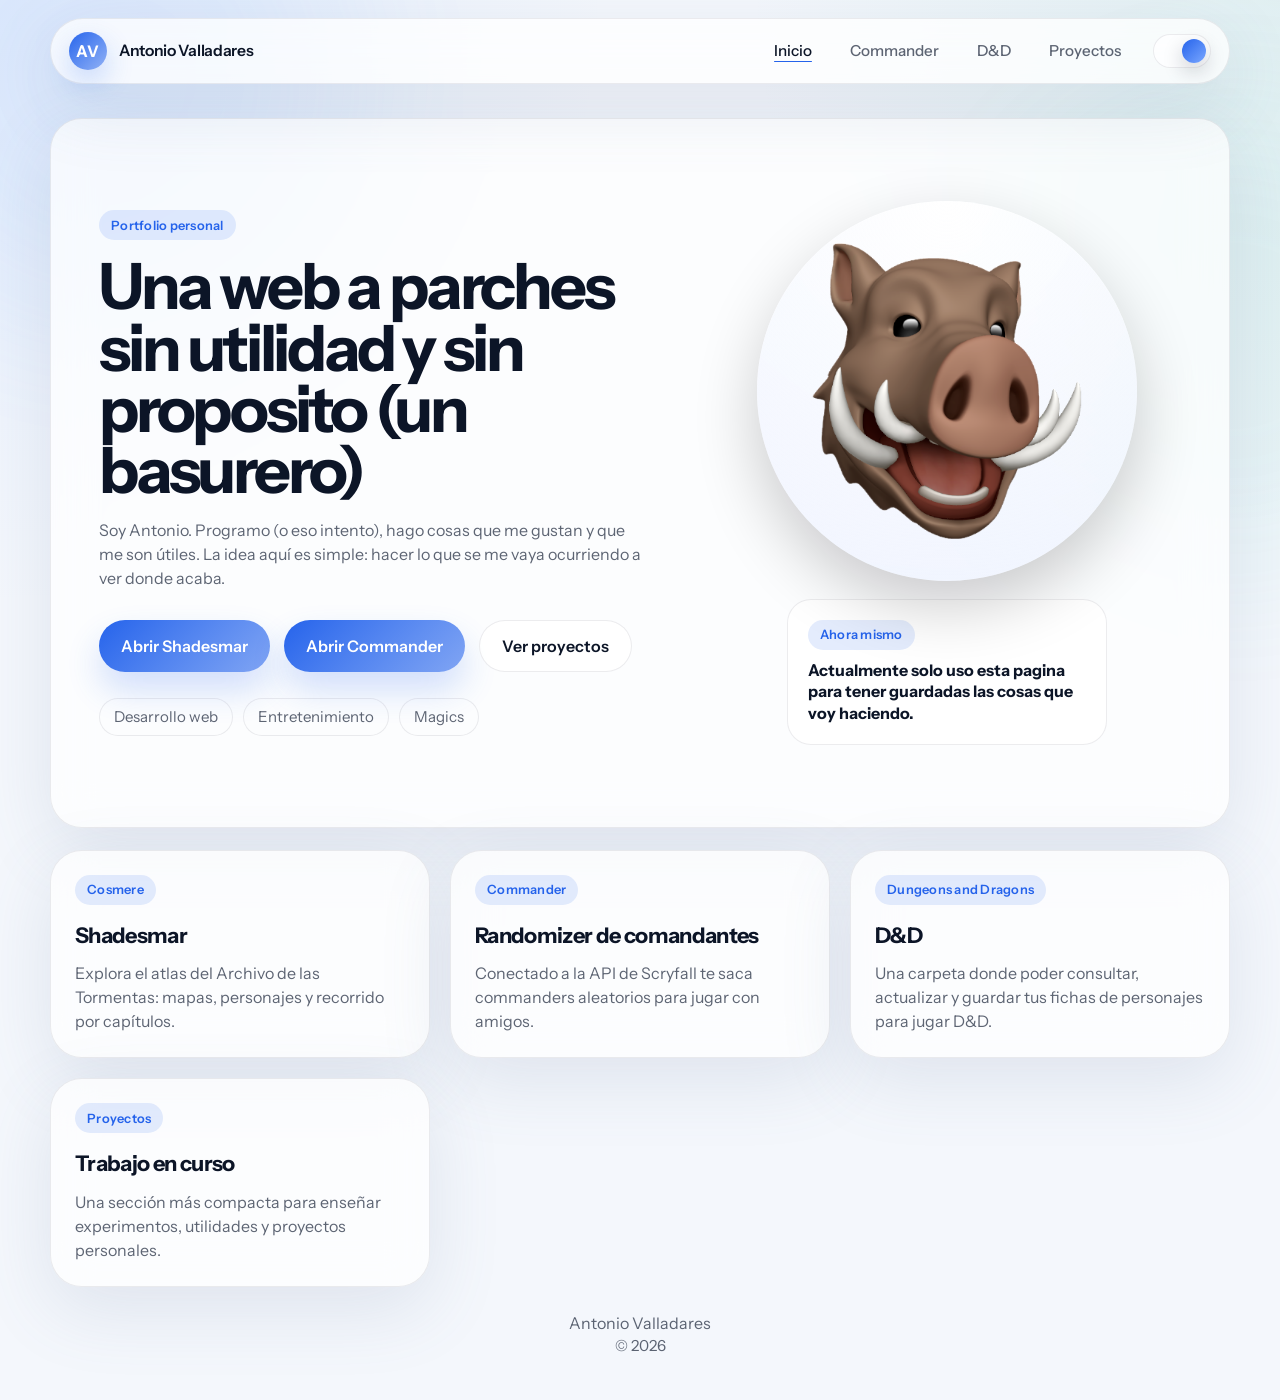
<file: index.html>
<!DOCTYPE html>
<html lang="es">
<head>
  <link rel="icon" type="image/png" href="/jabali.png?v=2">
  <meta charset="UTF-8" />
  <meta name="viewport" content="width=device-width, initial-scale=1.0" />
  <meta
    name="description"
    content="Portfolio personal de Antonio Valladares con secciones separadas para inicio, Commander, D&D y proyectos."
  />
  <title>Antonio Valladares | Inicio</title>
  <link rel="preconnect" href="https://fonts.googleapis.com" />
  <link rel="preconnect" href="https://fonts.gstatic.com" crossorigin />
  <link
    href="https://fonts.googleapis.com/css2?family=Instrument+Sans:wght@400;500;600;700&display=swap"
    rel="stylesheet"
  />
  <link rel="stylesheet" href="style.css" />

  <script async src="https://www.googletagmanager.com/gtag/js?id=G-96BWERYDM0"></script>
  <script>
    window.dataLayer = window.dataLayer || [];
    function gtag() { dataLayer.push(arguments); }
    gtag('js', new Date());
    gtag('config', 'G-96BWERYDM0');
  </script>
</head>
<body>
  <div class="background-glow glow-left"></div>
  <div class="background-glow glow-right"></div>

  <header class="site-header">
    <nav class="navbar">
      <div class="navbar-content">
        <a class="brand" href="#inicio" data-page-link="inicio" aria-label="Ir al inicio">
          <span class="brand-mark">AV</span>
          <span class="brand-name">Antonio Valladares</span>
        </a>

        <button
          class="menu-toggle"
          id="menu-toggle"
          type="button"
          aria-expanded="false"
          aria-controls="nav-links"
          aria-label="Abrir menú"
        >
          <span></span>
          <span></span>
        </button>

        <div class="nav-panel">
          <ul class="nav-links" id="nav-links">
            <li><a href="#inicio" data-page-link="inicio">Inicio</a></li>
            <li><a href="#commander" data-page-link="commander">Commander</a></li>
            <li><a href="#ilustraciones" data-page-link="ilustraciones">D&amp;D</a></li>
            <li><a href="#proyectos" data-page-link="proyectos">Proyectos</a></li>
          </ul>

          <button
            class="theme-toggle"
            id="theme-toggle"
            type="button"
            aria-label="Cambiar tema"
            aria-pressed="false"
          >
            <span class="theme-track">
              <span class="theme-thumb"></span>
            </span>
          </button>
        </div>
      </div>
    </nav>
  </header>

  <main class="site-main">
    <section class="page-view is-active" data-page="inicio" id="inicio">
      <div class="page-card home-hero">
        <div class="home-copy">
          <span class="eyebrow">Portfolio personal</span>
          <h1>Una web a parches sin utilidad y sin proposito (un basurero)</h1>
          <p>
            Soy Antonio. Programo (o eso intento), hago cosas que me gustan y que me son útiles.
            La idea aquí es simple: hacer lo que se me vaya ocurriendo a ver donde acaba.
          </p>

          <div class="home-actions">
            <a class="button button-primary" href="/shadesmar/">Abrir Shadesmar</a>
            <a class="button button-primary" href="#commander" data-page-link="commander">Abrir Commander</a>
            <a class="button button-secondary" href="#proyectos" data-page-link="proyectos">Ver proyectos</a>
          </div>

          <ul class="home-tags">
            <li>Desarrollo web</li>
            <li>Entretenimiento</li>
            <li>Magics</li>
          </ul>
        </div>

        <div class="home-visual">
          <div class="avatar-circle" data-initials="AV">
            <img
              src="jabali.png"
              alt="Avatar de Antonio"
              onerror="this.style.display='none';"
            />
          </div>

          <div class="status-card">
            <span class="card-tag">Ahora mismo</span>
            <strong>Actualmente solo uso esta pagina para tener guardadas las cosas que voy haciendo.</strong>
          </div>
        </div>
      </div>

      <div class="shortcut-grid">
        <a class="page-card shortcut-card" href="/shadesmar/">
          <span class="card-tag">Cosmere</span>
          <h2>Shadesmar</h2>
          <p>Explora el atlas del Archivo de las Tormentas: mapas, personajes y recorrido por capítulos.</p>
        </a>

        <a class="page-card shortcut-card" href="#commander" data-page-link="commander">
          <span class="card-tag">Commander</span>
          <h2>Randomizer de comandantes</h2>
          <p>Conectado a la API de Scryfall te saca commanders aleatorios para jugar con amigos.</p>
        </a>

        <a class="page-card shortcut-card" href="#ilustraciones" data-page-link="ilustraciones">
          <span class="card-tag">Dungeons and Dragons</span>
          <h2>D&amp;D</h2>
          <p>Una carpeta donde poder consultar, actualizar y guardar tus fichas de personajes para jugar D&amp;D.</p>
        </a>

        <a class="page-card shortcut-card" href="#proyectos" data-page-link="proyectos">
          <span class="card-tag">Proyectos</span>
          <h2>Trabajo en curso</h2>
          <p>Una sección más compacta para enseñar experimentos, utilidades y proyectos personales.</p>
        </a>
      </div>
    </section>

    <section class="page-view" data-page="commander" id="commander">
      <section class="page-card commander-shell">
        <div class="commander-toolbar">
          <button class="button button-primary randomize-button" id="randomize" type="button">
            Randomize
          </button>
        </div>

        <div class="players-grid">
          <article class="player-card page-card">
            <div class="player-options">
              <label class="checkbox-pill">
                <input type="checkbox" id="lock1" />
                <span>Bloquear</span>
              </label>
              <label class="checkbox-pill">
                <input type="checkbox" id="legendary1" checked />
                <span>Solo commander</span>
              </label>
              <label class="checkbox-pill">
                <input type="checkbox" id="random1" />
                <span>Permitir menos colores</span>
              </label>
            </div>

            <div class="player-stage stage-left">
              <div class="color-palette" aria-label="Colores jugador 1">
                <label class="color-chip white"><input type="checkbox" data-color data-player="1" value="W" /><span>W</span></label>
                <label class="color-chip blue"><input type="checkbox" data-color data-player="1" value="U" /><span>U</span></label>
                <label class="color-chip black"><input type="checkbox" data-color data-player="1" value="B" /><span>B</span></label>
                <label class="color-chip red"><input type="checkbox" data-color data-player="1" value="R" /><span>R</span></label>
                <label class="color-chip green"><input type="checkbox" data-color data-player="1" value="G" /><span>G</span></label>
                <label class="color-chip colorless"><input type="checkbox" data-color data-player="1" value="C" /><span>C</span></label>
              </div>

              <div class="card-container unflipped" id="player1-img">
                <div class="card-flip">
                  <div class="card-back">
                    <img src="backmtg.png" alt="Reverso de carta Magic" onerror="this.style.display='none'; this.parentElement.classList.add('back-fallback');" />
                  </div>
                  <div class="card-front">
                    <img alt="Carta generada para el jugador 1" />
                  </div>
                </div>
              </div>
            </div>

            <p class="player-status" id="player1-status" aria-live="polite"></p>
          </article>

          <article class="player-card page-card">
            <div class="player-options">
              <label class="checkbox-pill">
                <input type="checkbox" id="lock2" />
                <span>Bloquear</span>
              </label>
              <label class="checkbox-pill">
                <input type="checkbox" id="legendary2" checked />
                <span>Solo commander</span>
              </label>
              <label class="checkbox-pill">
                <input type="checkbox" id="random2" />
                <span>Permitir menos colores</span>
              </label>
            </div>

            <div class="player-stage stage-right">
              <div class="card-container unflipped" id="player2-img">
                <div class="card-flip">
                  <div class="card-back">
                    <img src="backmtg.png" alt="Reverso de carta Magic" onerror="this.style.display='none'; this.parentElement.classList.add('back-fallback');" />
                  </div>
                  <div class="card-front">
                    <img alt="Carta generada para el jugador 2" />
                  </div>
                </div>
              </div>

              <div class="color-palette" aria-label="Colores jugador 2">
                <label class="color-chip white"><input type="checkbox" data-color data-player="2" value="W" /><span>W</span></label>
                <label class="color-chip blue"><input type="checkbox" data-color data-player="2" value="U" /><span>U</span></label>
                <label class="color-chip black"><input type="checkbox" data-color data-player="2" value="B" /><span>B</span></label>
                <label class="color-chip red"><input type="checkbox" data-color data-player="2" value="R" /><span>R</span></label>
                <label class="color-chip green"><input type="checkbox" data-color data-player="2" value="G" /><span>G</span></label>
                <label class="color-chip colorless"><input type="checkbox" data-color data-player="2" value="C" /><span>C</span></label>
              </div>
            </div>

            <p class="player-status" id="player2-status" aria-live="polite"></p>
          </article>

          <article class="player-card page-card">
            <div class="player-options">
              <label class="checkbox-pill">
                <input type="checkbox" id="lock3" />
                <span>Bloquear</span>
              </label>
              <label class="checkbox-pill">
                <input type="checkbox" id="legendary3" checked />
                <span>Solo commander</span>
              </label>
              <label class="checkbox-pill">
                <input type="checkbox" id="random3" />
                <span>Permitir menos colores</span>
              </label>
            </div>

            <div class="player-stage stage-left">
              <div class="color-palette" aria-label="Colores jugador 3">
                <label class="color-chip white"><input type="checkbox" data-color data-player="3" value="W" /><span>W</span></label>
                <label class="color-chip blue"><input type="checkbox" data-color data-player="3" value="U" /><span>U</span></label>
                <label class="color-chip black"><input type="checkbox" data-color data-player="3" value="B" /><span>B</span></label>
                <label class="color-chip red"><input type="checkbox" data-color data-player="3" value="R" /><span>R</span></label>
                <label class="color-chip green"><input type="checkbox" data-color data-player="3" value="G" /><span>G</span></label>
                <label class="color-chip colorless"><input type="checkbox" data-color data-player="3" value="C" /><span>C</span></label>
              </div>

              <div class="card-container unflipped" id="player3-img">
                <div class="card-flip">
                  <div class="card-back">
                    <img src="backmtg.png" alt="Reverso de carta Magic" onerror="this.style.display='none'; this.parentElement.classList.add('back-fallback');" />
                  </div>
                  <div class="card-front">
                    <img alt="Carta generada para el jugador 3" />
                  </div>
                </div>
              </div>
            </div>

            <p class="player-status" id="player3-status" aria-live="polite"></p>
          </article>

          <article class="player-card page-card">
            <div class="player-options">
              <label class="checkbox-pill">
                <input type="checkbox" id="lock4" />
                <span>Bloquear</span>
              </label>
              <label class="checkbox-pill">
                <input type="checkbox" id="legendary4" checked />
                <span>Solo commander</span>
              </label>
              <label class="checkbox-pill">
                <input type="checkbox" id="random4" />
                <span>Permitir menos colores</span>
              </label>
            </div>

            <div class="player-stage stage-right">
              <div class="card-container unflipped" id="player4-img">
                <div class="card-flip">
                  <div class="card-back">
                    <img src="backmtg.png" alt="Reverso de carta Magic" onerror="this.style.display='none'; this.parentElement.classList.add('back-fallback');" />
                  </div>
                  <div class="card-front">
                    <img alt="Carta generada para el jugador 4" />
                  </div>
                </div>
              </div>

              <div class="color-palette" aria-label="Colores jugador 4">
                <label class="color-chip white"><input type="checkbox" data-color data-player="4" value="W" /><span>W</span></label>
                <label class="color-chip blue"><input type="checkbox" data-color data-player="4" value="U" /><span>U</span></label>
                <label class="color-chip black"><input type="checkbox" data-color data-player="4" value="B" /><span>B</span></label>
                <label class="color-chip red"><input type="checkbox" data-color data-player="4" value="R" /><span>R</span></label>
                <label class="color-chip green"><input type="checkbox" data-color data-player="4" value="G" /><span>G</span></label>
                <label class="color-chip colorless"><input type="checkbox" data-color data-player="4" value="C" /><span>C</span></label>
              </div>
            </div>

            <p class="player-status" id="player4-status" aria-live="polite"></p>
          </article>
        </div>
      </section>
    </section>

    <section class="page-view" data-page="ilustraciones" id="ilustraciones">
      <div class="page-heading">
        <span class="eyebrow">Dungeons and Dragons</span>
        <h1>D&amp;D</h1>
        <p>Una carpeta donde poder consultar, actualizar y guardar tus fichas de personajes para jugar D&amp;D.</p>
      </div>

      <div class="gallery-grid">
        <article class="page-card gallery-card gallery-main">
          <span class="card-tag">Work in progress</span>
          <h2>Espacio reservado para las fichas de personajes</h2>
          <p>Esta sección queda preparada para consultar, actualizar y guardar fichas de D&amp;D cuando toque montarla de verdad.</p>
        </article>

        <article class="page-card gallery-card">
          <span class="card-tag">Próximamente</span>
          <p>Aquí irá la parte para organizar personajes, datos y actualizaciones de campaña.</p>
        </article>

        <article class="page-card gallery-card">
          <span class="card-tag">En construcción</span>
          <p>Por ahora solo queda como hueco reservado para dejar claro que esta página está en marcha.</p>
        </article>
      </div>
    </section>

    <section class="page-view" data-page="proyectos" id="proyectos">
      <div class="page-heading">
        <span class="eyebrow">Proyectos</span>
        <h1>Aqui hay un resumen de lo que estoy haciendo.</h1>
        <p>Hay muchas posibilidades de que haya proyectos abandonados o sin empezar.</p>
      </div>

      <div class="project-grid">
        <article class="page-card project-card">
          <span class="card-tag">Cosmere</span>
          <h2>Shadesmar</h2>
          <p>Atlas interactivo del Archivo de las Tormentas, con mapas, personajes y recorrido por capítulos.</p>
          <a class="button button-primary" href="/shadesmar/">Abrir Shadesmar</a>
        </article>
        <article class="page-card project-card">
          <span class="card-tag">Web</span>
          <h2>Portfolio principal</h2>
          <p>Esta página en si misma, empezó para tener el dominio ocupado en algo. Sin mas.</p>
        </article>

        <article class="page-card project-card">
          <span class="card-tag">Magic</span>
          <h2>Commander</h2>
          <p>Herramienta para usar con amigos y jugar a unos cartones mágicos. Funcional actualmente pero abierta a nuevas funcionalidades.</p>
        </article>

        <article class="page-card project-card">
          <span class="card-tag">Dungeons and Dragons</span>
          <h2>D&amp;D</h2>
          <p>Actualmente solo como proyecto a futuro para tener un lugar en el que guardar las fichas de las partidas.</p>
        </article>

        <article class="page-card project-card">
          <span class="card-tag">Juegos</span>
          <h2>La Aldea se Duerme</h2>
          <p>Work in progress. Actualmente hay algo funcional pero hace falta hostearlo y testearlo.</p>
        </article>
      </div>
    </section>
  </main>

  <div class="card-hover-preview" id="card-hover-preview" aria-hidden="true">
    <img id="card-hover-preview-img" alt="" />
  </div>

  <footer class="site-footer">
    <p>Antonio Valladares</p>
    <p class="footer-note">© <span id="current-year"></span></p>
  </footer>

  <script src="script.js"></script>
</body>
</html>
</file>
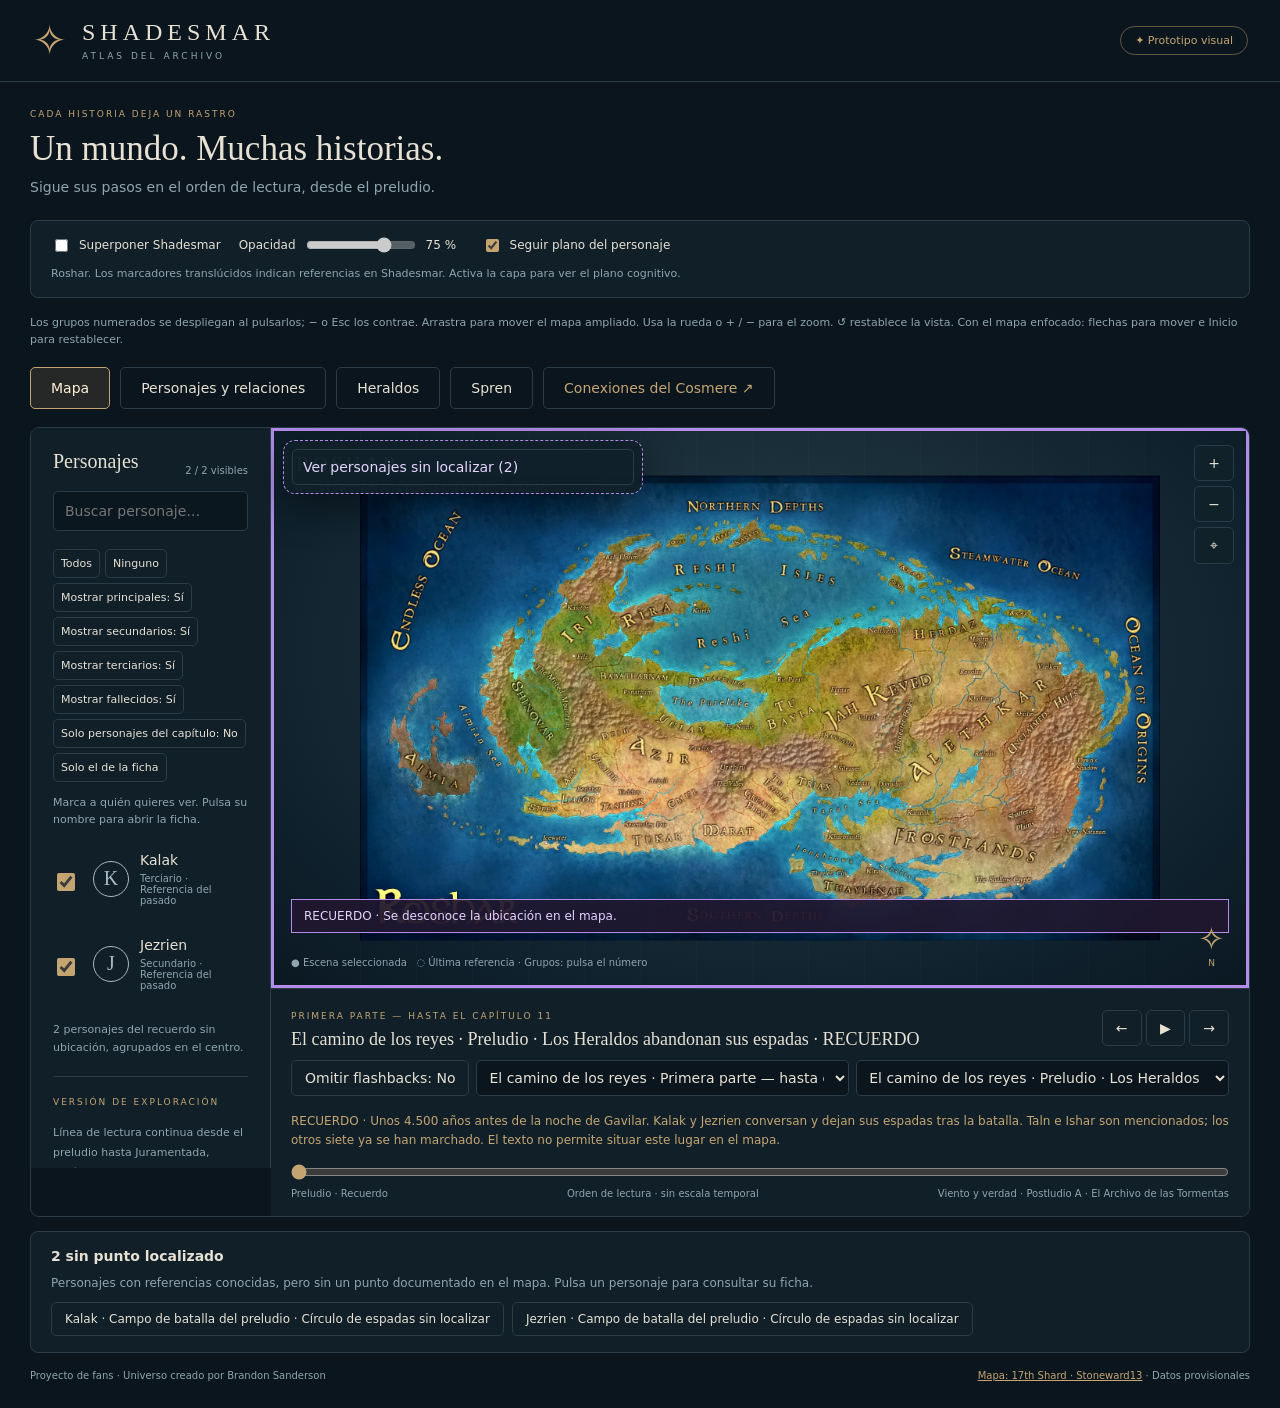
<file: shadesmar/index.html>
<!doctype html><html lang="es"><meta charset="utf-8"><meta name="viewport" content="width=device-width,initial-scale=1"><title>Shadesmar · Atlas del Archivo</title><style>
:root{--bg:#0b151d;--panel:#111f29;--line:#293c47;--text:#e6e1d3;--muted:#8fa5af;--gold:#c4a572}*{box-sizing:border-box}body{margin:0;background:var(--bg);color:var(--text);font:14px system-ui}button,input,select{font:inherit}button,select{cursor:pointer}button{background:transparent;color:inherit;border:1px solid var(--line);border-radius:5px;padding:9px 13px}button:hover{border-color:var(--gold)}:focus-visible{outline:2px solid #7dcbdc;outline-offset:3px}header{height:82px;padding:0 32px;border-bottom:1px solid var(--line);display:flex;align-items:center;justify-content:space-between}.brand{display:flex;align-items:center;gap:15px}.sigil{color:var(--gold);font:42px Georgia}h1{font:24px Georgia;letter-spacing:5px;margin:0}.brand small{font-size:9px;letter-spacing:3px;color:var(--muted)}.pill{color:var(--gold);border:1px solid #66593e;border-radius:30px;padding:7px 14px;font-size:11px}main{padding:27px 30px}.intro{display:flex;justify-content:space-between;align-items:center;margin-bottom:25px}.eyebrow{font-size:9px;letter-spacing:2px;color:var(--gold);text-transform:uppercase}h2{font:35px Georgia;margin:10px 0}.intro p{color:var(--muted);margin:0}.book{background:var(--panel);color:var(--text);padding:14px;border:1px solid var(--line);border-radius:5px}.layout{display:grid;grid-template-columns:240px minmax(0,1fr) 270px;border:1px solid var(--line);border-radius:9px;overflow:hidden}.sidebar,.detail{background:var(--panel);padding:22px}.sidebar{border-right:1px solid var(--line)}.detail{border-left:1px solid var(--line)}h3{font:20px Georgia;margin:0 0 18px}.search{background:#0b171f;color:var(--text);border:1px solid var(--line);border-radius:5px;width:100%;padding:11px;margin-bottom:18px}.person{display:flex;width:100%;gap:11px;align-items:center;text-align:left;border-color:transparent;margin-bottom:7px;padding:11px 7px}.person.active{border-color:#507283;background:#6abddd0b}.avatar{width:36px;height:36px;border:1px solid currentColor;border-radius:50%;display:grid;place-items:center;flex-shrink:0;font:20px Georgia}.person strong{font-weight:500}.person small{display:block;color:var(--muted);font-size:10px;margin-top:5px}.note{color:var(--muted);font-size:11px;line-height:1.8;border-top:1px solid var(--line);padding-top:15px;margin-top:20px}.map{position:relative;min-height:560px;background:radial-gradient(ellipse at 50% 40%,#2b414a,#10232f 70%,#0b1822);overflow:hidden}.map svg{width:100%;height:100%;position:absolute}.map-title{position:absolute;top:24px;left:25px;pointer-events:none}.map-title b{font:24px Georgia;letter-spacing:8px}.map-title small{display:block;color:var(--muted);letter-spacing:2px;font-size:9px;margin-top:8px}.tools{position:absolute;top:17px;right:15px;display:grid;gap:5px}.tools button{background:#11212a}.legend{position:absolute;bottom:20px;left:20px;color:var(--muted);font-size:10px}.compass{position:absolute;bottom:20px;right:24px;font:32px Georgia;color:var(--gold);text-align:center}.compass small{font:9px system-ui;display:block}.detail .avatar{width:72px;height:72px;font-size:34px;margin:25px 0 19px}.detail h3{font-size:29px;margin-bottom:8px}.subtitle{color:var(--muted);font-size:12px}.detail label{display:block;font-size:9px;letter-spacing:2px;color:var(--muted);margin:27px 0 10px}.location{font:19px Georgia}.tag{display:inline-block;color:var(--gold);border:1px solid #c4a57240;background:#c4a5720a;padding:6px 8px;font-size:10px;border-radius:4px}.detail p{font-size:12px;line-height:1.8;color:#b6c3c8}.evidence{border:1px solid var(--line);border-radius:5px;padding:13px;margin-top:22px}.timeline{background:var(--panel);border:1px solid var(--line);border-radius:9px;padding:20px 25px;margin-top:16px}.row{display:flex;justify-content:space-between;align-items:center;gap:12px}.timeline h3{margin:7px 0 0}.timeline input{width:100%;accent-color:var(--gold);margin:20px 0 10px}.ticks{display:flex;justify-content:space-between;font-size:10px;color:var(--muted)}.footer{display:flex;justify-content:space-between;color:var(--muted);font-size:10px;margin-top:17px;gap:15px}.marker{cursor:pointer}.marker:hover circle,.marker:focus circle{stroke:white;stroke-width:3}.count{font-size:10px;color:var(--muted)}@media(max-width:1100px){.layout{grid-template-columns:210px 1fr}.detail{grid-column:1/-1;border-left:0;border-top:1px solid var(--line);display:grid;grid-template-columns:1fr 1fr;gap:25px}.detail .avatar{display:none}}@media(max-width:650px){header{padding:0 16px}.pill{display:none}main{padding:20px 12px}.intro{display:block}.book{margin-top:18px;width:100%}h2{font-size:29px}.layout{display:flex;flex-direction:column}.sidebar{padding:15px}.sidebar .note{display:none}#people{display:flex;overflow:auto}.person{min-width:180px}.map{min-height:420px}.detail{display:block}.footer{line-height:1.8}.timeline{padding:17px}.ticks{font-size:8px}}
.scene-note{color:var(--muted);font-size:12px;line-height:1.6;margin-top:16px}.attention{color:var(--gold)}.scene-controls{display:flex;gap:10px;flex-wrap:wrap;margin:15px 0}.scene-controls select{background:var(--bg);color:var(--text);border:1px solid var(--line);padding:10px;border-radius:5px;max-width:100%}.route{padding-left:18px;max-height:260px;overflow:auto}.route li{margin:10px 0;font-size:11px;line-height:1.6}.evidence a{color:var(--gold)}.sidebar{max-height:740px;overflow:auto}.detail{max-height:740px;overflow:auto}@media(max-width:650px){.sidebar,.detail{max-height:none}}.layer-controls{border:1px solid var(--line);background:var(--panel);border-radius:8px;margin:0 0 16px;padding:14px 20px}.layer-controls>div{display:flex;align-items:center;gap:18px;flex-wrap:wrap}.layer-controls label{display:flex;align-items:center;gap:8px;font-size:12px}.layer-controls input{accent-color:var(--gold)}.layer-controls p{font-size:11px;color:var(--muted);margin:10px 0 0;line-height:1.6}.opacity-control input{width:110px}.opacity-control output{min-width:38px}.map-title b{font-size:21px;letter-spacing:3px} .evidence p{overflow-wrap:anywhere}#mapCanvas{cursor:grab;touch-action:none;user-select:none;overscroll-behavior:contain}#mapCanvas.is-panning,#mapCanvas.is-panning *{cursor:grabbing!important}#mapCanvas image{pointer-events:none}.map .legend,.map .compass,#mapStatus{pointer-events:none}.map-help{font-size:11px;color:var(--muted);line-height:1.6;margin:0 0 12px}#mapCanvas:focus-visible{outline:2px solid #7dcbdc;outline-offset:-3px}.person-row{display:flex;align-items:center;gap:7px}.person-row>input{accent-color:var(--gold);width:18px;height:18px;flex-shrink:0;cursor:pointer}.person-row .person{min-width:0;flex:1}.visibility-tools{display:flex;flex-wrap:wrap;gap:5px;margin-bottom:12px}.visibility-tools button{font-size:11px;padding:7px}.marker-name{display:none;pointer-events:none}.marker:hover .marker-name,.marker:focus .marker-name,.marker .selected-name{display:block}.marker:hover path,.marker:focus path{stroke:white;stroke-width:3}.map-visibility{color:var(--muted);font-size:11px;line-height:1.6}@media(max-width:650px){.person-row{min-width:210px}.person-row .person{min-width:0}}.unlocated-panel{margin-top:14px;padding:16px 20px;background:var(--panel);border:1px solid var(--line);border-radius:8px}.unlocated-panel[hidden]{display:none}.unlocated-panel p{font-size:12px;color:var(--muted)}#unlocatedPeople{display:flex;gap:8px;flex-wrap:wrap}.unlocated-person{font-size:12px;text-align:left}.unlocated-person[aria-pressed="true"]{border-color:var(--gold)}.detail{position:relative}.detail[hidden]{display:none}.detail-close{position:absolute;top:10px;right:10px;font-size:23px;line-height:1;padding:5px 9px;border-color:transparent}.layout[data-detail-open="false"]{grid-template-columns:240px minmax(0,1fr)}@media(max-width:1100px){.layout[data-detail-open="false"]{grid-template-columns:210px minmax(0,1fr)}}.map-column{display:flex;flex-direction:column;min-width:0}.map-column .map{flex:1}.map-column .timeline{margin-top:0;border:0;border-top:1px solid var(--line);border-radius:0;padding:17px 20px}.map-column .timeline h3{font-size:18px}.map-column .scene-controls{gap:7px;margin:10px 0}.map-column .scene-controls select{max-width:100%;min-width:0;flex:1;padding:8px}.map-column .timeline input{margin:14px 0 8px}.map-column .ticks{gap:12px;flex-wrap:wrap}@media(max-width:650px){.map-column{width:100%}}[data-memory-view="true"] .map{box-shadow:inset 0 0 0 3px #b58bea}#memoryBanner{position:absolute;bottom:55px;left:20px;right:20px;padding:9px 12px;border:1px solid #b58bea;background:#20172fed;color:#e5d3ff;font-size:12px;pointer-events:none}#memoryBanner[hidden]{display:none}#memoryView{border-color:#b58bea}.memory-unlocated-panel{position:absolute;z-index:4;left:50%;top:48%;transform:translate(-50%,-50%);width:min(640px,calc(100% - 40px));max-height:60%;box-sizing:border-box;display:flex;flex-direction:column;padding:16px;background:#10212af5;border:1px dashed #b58bea;border-radius:12px;box-shadow:0 12px 40px #0007}.memory-unlocated-panel[hidden]{display:none}.memory-unlocated-panel>p{margin:0 0 12px;text-align:center;color:#e5d3ff;font-size:13px}.memory-unlocated-panel>p span{color:#af9dc5}.memory-unlocated-grid{display:grid;grid-template-columns:repeat(auto-fit,minmax(100px,1fr));gap:10px;overflow:auto;min-height:0;overscroll-behavior:contain;padding:4px}.memory-unlocated-token{display:flex;flex-direction:column;align-items:center;justify-content:flex-start;gap:4px;min-width:0;padding:8px 5px;border:1px solid transparent;border-radius:8px;background:transparent;cursor:pointer}.memory-unlocated-token svg{position:static;display:block;flex-shrink:0;width:58px;height:58px}.memory-unlocated-token span{font-size:12px;line-height:1.3;text-align:center;overflow-wrap:anywhere;color:#fff1d6}.memory-unlocated-token:hover,.memory-unlocated-token:focus-visible{background:#ffffff0c;border-color:#b58bea}.memory-unlocated-token[aria-pressed="true"]{background:#d4ad7014;border-color:#d4ad70}@media(max-width:500px){.memory-unlocated-panel{width:calc(100% - 24px);padding:10px}.memory-unlocated-grid{grid-template-columns:repeat(auto-fit,minmax(80px,1fr));gap:6px}}.atlas-views{display:flex;gap:10px;margin:18px 0}.atlas-views button{padding:12px 20px}.atlas-views button[aria-pressed="true"]{background:#d4ad7020;border-color:var(--gold);color:#fff1d6}.relationships-view[hidden],[data-view="relationships"] .sidebar,[data-view="relationships"] .detail,[data-view="relationships"] .map-column>.map{display:none!important}.layout[data-view="relationships"]{display:block}.relationships-view{padding:24px;background:#10212a;border:1px solid var(--line);border-radius:12px}.relationship-heading h2{font-size:30px;margin:8px 0}.relationship-heading p,.relationship-muted{color:var(--muted);font-size:13px;line-height:1.6}.relationship-controls{display:flex;flex-wrap:wrap;gap:12px;margin:14px 0}.relationship-controls label{display:flex;flex:1;min-width:150px;flex-direction:column;gap:7px;font-size:12px;color:var(--muted)}.relationship-controls input,.relationship-controls select{padding:10px;background:#0c1a22;color:#e9ddc6;border:1px solid var(--line);border-radius:6px;min-width:0}.relationship-filters{display:flex;gap:18px;flex-wrap:wrap;margin:16px 0}.relationship-filters label{font-size:13px}.relationship-filters input{margin-right:7px;accent-color:var(--gold)}.family-scroll{overflow:auto;max-height:560px;border:1px solid var(--line);border-radius:10px;background:#0b1921;overscroll-behavior:contain}.family-scroll svg{display:block;max-width:none;position:static}.family-person,.family-edge{cursor:pointer}.family-person:hover rect,.family-person:focus rect{stroke:#fff1c6;stroke-width:3}.family-edge path{pointer-events:stroke}.family-edge:hover .family-edge-line,.family-edge:focus .family-edge-line{stroke-width:4}.relationship-columns{display:grid;grid-template-columns:minmax(0,1fr) minmax(0,1fr);gap:24px;margin-top:24px}.relationship-columns>section{min-width:0}.relationship-dossier,.relationship-history-panel,.relationship-edge-detail{padding:18px;background:#0d1b24;border:1px solid var(--line);border-radius:10px}.relationship-dossier h3,.relationship-history-panel h3{font-size:21px;margin:0 0 16px}.relationship-dossier p,.relationship-dossier li,.relationship-event p{font-size:14px;line-height:1.65}.relationship-dossier li{margin-bottom:12px}.relationship-dossier small{display:block;color:var(--muted);font-size:11px}.relationship-source{margin:8px 0;color:#9eafb9;font-size:11px;overflow-wrap:anywhere}.relationship-source summary{cursor:pointer}.relationship-source p{font-size:11px}.relationship-event{margin:12px 0;padding:14px;border-left:2px solid #ad91c5;background:#172733;border-radius:5px}.relationship-event h4{font-size:14px;margin:8px 0}.relationship-event small{color:#d4ad70}.relationship-event button{font-size:12px}.relationship-retrospective{color:#c7a4ff}.relationship-contacts{display:grid;grid-template-columns:repeat(auto-fit,minmax(190px,1fr));gap:10px;margin:20px 0}.relationship-contacts[hidden]{display:none}.relationship-contact{text-align:left;padding:15px}.relationship-identity{font-weight:bold;color:var(--gold)}.relationship-coverage{font-size:12px;color:var(--muted);line-height:1.6;margin-top:22px}@media(max-width:850px){.relationship-columns{grid-template-columns:1fr}.relationships-view{padding:15px}.relationship-controls label{min-width:120px}}.open-character-archive{margin:0 0 18px;width:100%;font-size:12px;padding:10px;border-color:#b59bd5}#mapViewControls[hidden]{display:none}.layout[data-view="relationships"] .timeline{order:-1;margin-bottom:18px;border:1px solid var(--line);border-radius:10px}.relationship-network-tools{display:flex;align-items:center;gap:12px;margin:15px 0}.relationship-network-scroll{overflow:auto;height:560px;border:1px solid var(--line);border-radius:12px;background:radial-gradient(ellipse,#142a35,#09161e);overscroll-behavior:contain;touch-action:none;cursor:grab;user-select:none}.relationship-network-scroll:active{cursor:grabbing}.relationship-network-scroll svg{display:block;position:static;max-width:none}.network-person,.network-link{cursor:pointer}.network-person .network-label{opacity:0;pointer-events:none}.network-direct .network-label,.network-person:hover .network-label,.network-person:focus .network-label{opacity:1}.network-person:hover circle,.network-person:focus circle{stroke:#fff1c6;stroke-width:3}.network-link:hover path,.network-link:focus path{stroke:#fff1c6;stroke-width:4}#relationshipNetworkWrap[hidden]{display:none}.person-selection-pending{border-top:1px dashed #78909c;margin-top:12px;padding-top:12px}.person-selection-pending small{display:block;color:var(--muted);font-size:11px}.person-selection-pending button{width:100%;text-align:left;margin-top:8px}@media(max-width:650px){.relationship-network-scroll{height:460px}}.family-scroll{height:560px;touch-action:none;cursor:grab;user-select:none}.family-scroll:active{cursor:grabbing}.family-scroll,.relationship-network-scroll{width:100%;min-width:0;overflow:auto}.family-edge text{display:block;pointer-events:none}.family-edge:hover text,.family-edge:focus text{display:block}.family-edge path,.network-link path{pointer-events:stroke}@media(max-width:650px){.family-scroll{height:460px}}[data-mode="social"] label:has(#relationshipDepth){display:none}.relationship-columns{align-items:start}.family-edge-list{display:flex;flex-wrap:wrap;gap:6px;margin:12px 0}.family-edge-reference{font-size:11px;text-align:left;padding:7px 10px;border:1px solid #3a535d;border-radius:6px;background:#10212a;color:#d9e6e9;cursor:pointer}.family-edge-reference[aria-pressed="true"]{border-color:#fff1c6;color:#fff1c6}.family-edge[aria-pressed="true"] .family-edge-line{filter:drop-shadow(0 0 3px #d4e6ec)}

.relationship-network-tools{flex-wrap:wrap}.network-outer-toggle{display:flex;align-items:center;gap:8px;font-size:12px;color:var(--muted)}.network-outer-toggle input{accent-color:var(--gold)}.family-reference-fold{margin-top:12px;font-size:12px;color:var(--muted)}.family-reference-fold summary{cursor:pointer;padding:10px 0}.network-link,.network-person{transition:opacity .15s}.network-label{font-weight:500}

.night-review-panel{border:1px solid #8865b1;border-radius:8px;background:#1b2030;padding:14px;margin:12px 0}.night-review-panel[hidden]{display:none}.night-review-panel p{margin:0 0 10px;line-height:1.6;color:#d9c3f0}.night-review-panel label{display:flex;gap:12px;align-items:center;flex-wrap:wrap;font-size:12px}.night-review-panel select{max-width:100%;background:var(--bg);color:var(--text);padding:8px;border:1px solid var(--line);border-radius:5px}

.atlas-views{flex-wrap:wrap}.knowledge-view[hidden]{display:none!important}.layout:is([data-view="heralds"],[data-view="spren"]){display:block}.layout:is([data-view="heralds"],[data-view="spren"])>.sidebar,.layout:is([data-view="heralds"],[data-view="spren"])>.detail,.layout:is([data-view="heralds"],[data-view="spren"]) .map-column>.map{display:none!important}.layout:is([data-view="heralds"],[data-view="spren"]) .timeline{order:-1;margin-bottom:18px}.knowledge-view{padding:26px;min-width:0}.knowledge-heading p{line-height:1.7}.archive-layout{display:grid;grid-template-columns:minmax(180px,240px) minmax(0,1fr);gap:26px;margin-top:24px}.archive-directory label{display:block;color:var(--muted);margin-bottom:10px}.archive-list{display:grid;gap:8px;align-content:start}.archive-person{text-align:left;width:100%;padding:14px}.archive-person[aria-pressed="true"],.archive-modes button[aria-pressed="true"]{border-color:var(--gold);background:#c4a57218;color:#fff1d6}.archive-detail{padding:24px;border:1px solid var(--line);border-radius:12px;background:var(--panel);min-width:0}.archive-detail h3{font-size:30px;margin-top:12px}.archive-detail h4{font:21px Georgia;margin:26px 0 14px}.archive-detail p{line-height:1.75;overflow-wrap:anywhere}.archive-facts{display:grid;grid-template-columns:repeat(auto-fit,minmax(min(100%,230px),1fr));gap:12px}.archive-facts>article,.archive-note{border:1px solid var(--line);padding:16px;border-radius:8px;margin-bottom:12px}.archive-label{font-size:11px;color:var(--gold);text-transform:uppercase;letter-spacing:1px}.archive-reference{color:var(--muted);font-size:11px;line-height:1.7}.archive-reference summary{cursor:pointer}.archive-reference a{color:#a5d2df;overflow-wrap:anywhere}.archive-modes{display:flex;gap:10px;flex-wrap:wrap}@media(max-width:700px){.knowledge-view{padding:16px}.archive-layout{grid-template-columns:1fr}.archive-list{grid-template-columns:repeat(auto-fit,minmax(130px,1fr))}.archive-detail{padding:16px}.atlas-views button{padding:10px 12px}}
.memory-unlocated-panel{left:12px;top:12px;transform:none;width:min(360px,calc(100% - 24px));max-height:calc(100% - 110px);padding:8px;gap:8px}.memory-unlocated-panel>button{text-align:left;width:100%;padding:9px 10px;color:#e5d3ff}.memory-unlocated-panel>p{position:absolute;width:1px;height:1px;overflow:hidden;clip-path:inset(50%)}.memory-unlocated-grid{max-height:180px;grid-template-columns:repeat(auto-fit,minmax(80px,1fr));gap:4px}.memory-unlocated-grid[hidden]{display:none}.memory-unlocated-token svg{width:44px;height:44px}.memory-unlocated-token{padding:4px}.memory-unlocated-grid:focus-visible{outline:2px solid #b58bea}@media(max-width:500px){.memory-unlocated-panel{padding:6px;max-width:280px!important}.memory-unlocated-grid{max-height:140px}}
.archive-values{display:flex;flex-wrap:wrap;gap:7px;margin:14px 0}.archive-values>span{border:1px solid #d4ad7040;background:#d4ad700c;border-radius:5px;padding:6px 9px;font-size:14px}.archive-evolution{font-size:12px;color:var(--muted);line-height:1.6}.archive-evolution>summary{cursor:pointer;color:#afcfdb}.archive-evolution ol{padding-left:20px}.archive-evolution li{margin:12px 0}.archive-facts small{display:block;color:var(--muted);line-height:1.6}.archive-discoveries>ol{list-style:none;padding:0;border-left:1px solid var(--line);margin-left:5px}.archive-discoveries>ol>li{padding:4px 0 16px 18px;position:relative}.archive-discoveries>ol>li:before{content:'';position:absolute;left:-4px;top:12px;width:7px;height:7px;border-radius:50%;background:var(--gold)}.archive-discoveries p{line-height:1.7;margin:0 0 6px}.archive-discoveries h4{margin-top:24px}
.archive-locator{font-size:12px;color:#bacad0;line-height:1.65;margin:10px 0}.archive-locator strong{color:#d4ad70}

/* Reading navigation keeps the current viewport instead of anchoring to replaced lists. */
html{overflow-anchor:none}
.cosmere-nav-link{color:var(--gold);padding:12px 20px;border:1px solid var(--line);border-radius:5px;text-decoration:none;display:inline-flex;align-items:center}.cosmere-nav-link:hover{border-color:var(--gold)}</style><header><div class="brand"><span class="sigil">✧</span><div><h1>SHADESMAR</h1><small>ATLAS DEL ARCHIVO</small></div></div><span class="pill">✦ Prototipo visual</span></header><main><div class="intro"><div><div class="eyebrow">Cada historia deja un rastro</div><h2>Un mundo. Muchas historias.</h2><p>Sigue sus pasos en el orden de lectura, desde el preludio.</p></div></div><div id="mapViewControls"><section class="layer-controls" aria-label="Capas del mapa"><div><label><input id="showShadesmar" type="checkbox"> Superponer Shadesmar</label><label class="opacity-control">Opacidad <input id="shadesmarOpacity" type="range" min="0" max="100" value="75" aria-label="Opacidad de Shadesmar"><output id="shadesmarOpacityValue" for="shadesmarOpacity">75 %</output></label><label><input id="followRealm" type="checkbox" checked> Seguir plano del personaje</label><button id="viewCognitiveExperience" hidden>Ver experiencia en Shadesmar</button></div><p id="realmLegend" role="status">Las presencias físicas y cognitivas se muestran por separado.</p></section><p id="mapHelp" class="map-help">Los grupos numerados se despliegan al pulsarlos; − o Esc los contrae. Arrastra para mover el mapa ampliado. Usa la rueda o + / − para el zoom. ↺ restablece la vista. Con el mapa enfocado: flechas para mover e Inicio para restablecer.</p></div><nav class="atlas-views" aria-label="Vistas del atlas"><button id="viewMap" aria-pressed="true">Mapa</button><button id="viewRelationships" aria-pressed="false">Personajes y relaciones</button><button id="viewHeralds" aria-pressed="false">Heraldos</button><button id="viewSpren" aria-pressed="false">Spren</button><a class="cosmere-nav-link" href="conexiones.html">Conexiones del Cosmere ↗</a></nav><div class="layout" id="atlasLayout"><aside class="sidebar"><div class="row"><h3>Personajes</h3><span id="count" class="count"></span></div><input id="search" class="search" placeholder="Buscar personaje…" aria-label="Buscar personaje"><div class="visibility-tools" role="group" aria-label="Visibilidad de personajes"><button id="showAllCharacters">Todos</button><button id="hideAllCharacters">Ninguno</button><button id="showPrimary" aria-pressed="true" title="Incluir u ocultar los personajes principales">Mostrar principales: Sí</button><button id="showSecondary" aria-pressed="true" title="Incluir u ocultar los personajes secundarios en el mapa y la lista">Mostrar secundarios: Sí</button><button id="showTertiary" aria-pressed="true" title="Incluir u ocultar las intervenciones puntuales">Mostrar terciarios: Sí</button><button id="showDeceased" aria-pressed="true" title="Incluir u ocultar los fallecidos conocidos en este punto de lectura">Mostrar fallecidos: Sí</button><button id="onlyChapterCharacters" aria-pressed="false" title="Presencias y menciones registradas del capítulo. Una mención no confirma ubicación.">Solo personajes del capítulo: No</button><button id="showOnlySelected">Solo el de la ficha</button></div><p class="map-visibility">Marca a quién quieres ver. Pulsa su nombre para abrir la ficha.</p><div id="people"></div><div id="pendingCharacterSelection" hidden></div><p id="mapVisibility" class="map-visibility" role="status"></p><div class="note"><span class="eyebrow">Versión de exploración</span><p>Línea de lectura continua desde el preludio hasta Juramentada, capítulo 48. Los recuerdos se muestran aparte, incluidos los anteriores a Gavilar, y pueden omitirse. Referencias pendientes de cotejo; anclajes regionales aproximados. Mapas disponibles sin conexión.</p></div></aside><div class="map-column"><section id="heraldsView" class="knowledge-view" aria-label="Heraldos" hidden><div class="knowledge-heading"><span class="eyebrow">TU ARCHIVO DE LECTURA</span><h2>Heraldos</h2><p id="heraldsCutoff" role="status"></p><button id="heraldsOverview" type="button" aria-pressed="false" hidden>Contexto de los Heraldos</button><p class="relationship-muted">Nombres, órdenes y relaciones según las referencias revisadas. La tradición histórica y las identidades actuales se revelan por separado.</p></div><div class="archive-layout"><aside class="archive-directory"><label for="heraldsSearch">Buscar entre lo conocido</label><input id="heraldsSearch" class="search" type="search" placeholder="Nombres ya revelados"><p id="heraldsCount" class="relationship-muted"></p><div id="heraldsList" class="archive-list"></div></aside><article id="heraldsDetail" class="archive-detail" aria-live="polite"></article></div></section><section id="sprenView" class="knowledge-view" aria-label="Spren" hidden><div class="knowledge-heading"><span class="eyebrow">TU ARCHIVO DE LECTURA</span><h2>Spren</h2><p id="sprenCutoff" role="status"></p><p class="relationship-muted">Tipos e individuos: su naturaleza, órdenes y vínculos aparecen al conocerse. Las referencias todavía no cotejadas se indican en cada dato.</p></div><nav class="archive-modes" aria-label="Consultar spren"><button id="sprenTypes" aria-pressed="true">Tipos</button><button id="sprenIndividuals" aria-pressed="false">Individuos</button></nav><div class="archive-layout"><aside class="archive-directory"><label for="sprenSearch">Buscar entre lo conocido</label><input id="sprenSearch" class="search" type="search" placeholder="Nombres ya revelados"><p id="sprenCount" class="relationship-muted"></p><div id="sprenList" class="archive-list"></div></aside><article id="sprenDetail" class="archive-detail" aria-live="polite"></article></div></section><section id="relationshipsView" class="relationships-view" aria-label="Personajes y relaciones" hidden><div class="relationship-heading"><span class="eyebrow">EL ARCHIVO QUE LLEVAS LEÍDO</span><h2 id="relationshipTitle">Personajes</h2><p id="relationshipCutoff"></p></div><div class="relationship-controls"><label>Buscar personaje<input id="relationshipSearch" type="search" placeholder="Solo personajes conocidos"></label><label>Personaje<select id="relationshipPerson"></select></label><label>Vista<select id="relationshipMode"><option value="family">Árbol genealógico</option><option value="social">Red de relaciones</option></select></label><label>Ramas<select id="relationshipDepth"><option value="1" selected>Familia cercana</option><option value="2">Ampliar una rama</option><option value="3">Ampliar dos ramas</option></select></label></div><p id="relationshipSearchStatus" class="relationship-muted" role="status"></p><div class="relationship-filters" aria-label="Filtros de relaciones"><label><input type="checkbox" id="relationshipPrimary" checked>Principales</label><label><input type="checkbox" id="relationshipSecondary" checked>Secundarios</label><label><input type="checkbox" id="relationshipTertiary" checked>Terciarios</label><label><input type="checkbox" id="relationshipDeceased" checked>Fallecidos</label></div><p id="relationshipHidden" role="status"></p><div id="familyGraphWrap"><p id="familyNotice" class="relationship-muted"></p><div class="relationship-network-tools"><button id="familyMinus" aria-label="Separar menos el árbol">−</button><span id="familyZoom"></span><button id="familyPlus" aria-label="Separar más el árbol">+</button><button id="familyCenter">Centrar</button></div><p class="relationship-muted">Arrastra el fondo o usa la rueda para ampliar. Padres arriba; hermanos y parejas en su generación. Azul: descendencia. Dorado: pareja. Morado: hermanos o primos. Pasa el ratón o pulsa una línea para consultar el vínculo.</p><div id="familyViewport" class="family-scroll" tabindex="0" role="region" aria-label="Escenario del árbol genealógico"><svg id="familyChart" role="group" aria-label="Árbol familiar conocido hasta el capítulo seleccionado"></svg></div><details class="family-reference-fold"><summary>Consultar la lista de vínculos</summary><div id="familyEdgeList" class="family-edge-list" aria-label="Vínculos representados en el árbol"></div></details></div><section id="relationshipNetworkWrap" hidden><p class="relationship-muted">El personaje está en el centro; sus conexiones aparecen alrededor. Los círculos agrupan la cantidad de información registrada, no la amistad.</p><div class="relationship-network-tools"><button id="relationshipNetworkMinus" aria-label="Separar menos los personajes">−</button><span id="relationshipNetworkZoom"></span><button id="relationshipNetworkPlus" aria-label="Separar más los personajes">+</button><button id="relationshipNetworkCenter">Centrar</button><label class="network-outer-toggle"><input id="relationshipUnconnected" type="checkbox">Mostrar personajes sin conexión</label><button id="relationshipClearPair">Quitar resaltado</button></div><p class="relationship-muted">Arrastra el fondo para moverte. Pulsa un personaje para centrar su red o una línea para consultar su historial. Las flechas mueven la vista e Inicio la centra.</p><p id="relationshipNetworkStatus" role="status" class="relationship-muted"></p><div id="relationshipNetworkViewport" class="relationship-network-scroll" tabindex="0" role="region" aria-label="Red circular de relaciones"><svg id="relationshipNetwork" aria-label="Conexiones conocidas del personaje seleccionado" role="group"></svg></div></section><div id="relationshipContacts" class="relationship-contacts" hidden></div><section id="relationshipEdgeDetail" class="relationship-edge-detail" hidden></section><div class="relationship-columns"><section id="relationshipDossier" class="relationship-dossier"></section><section class="relationship-history-panel"><h3>Historial de interacciones</h3><div class="relationship-controls"><label>Con quién<select id="relationshipWith"></select></label><label>Orden<select id="relationshipOrder"><option value="newest">Más recientes primero</option><option value="oldest">Primeras interacciones primero</option></select></label></div><p id="relationshipHistoryCount" role="status"></p><div id="relationshipHistory"></div></section></div><p id="relationshipCoverage" class="relationship-coverage"></p></section><section class="map" aria-label="Mapa de Roshar de 17th Shard"><svg id="mapCanvas" viewBox="0 0 1000 700" tabindex="0" role="group" aria-label="Mapa interactivo de Roshar y Shadesmar" aria-describedby="mapHelp"><defs><filter id="map-labels-decode" x="0" y="0" width="100%" height="100%" color-interpolation-filters="sRGB"><feColorMatrix in="SourceGraphic" type="matrix" values="0 0 0 0 .97 0 0 0 0 .89 0 0 0 0 .65 -1 0 0 0 1"/><feComponentTransfer result="large"><feFuncA type="linear" slope="64" intercept="-31.5"/></feComponentTransfer><feColorMatrix in="SourceGraphic" type="matrix" values="0 0 0 0 .97 0 0 0 0 .89 0 0 0 0 .65 0 -1 0 0 1"/><feComponentTransfer><feFuncA type="linear" slope="64" intercept="-31.5"/></feComponentTransfer><feMerge><feMergeNode in="large"/><feMergeNode/></feMerge></filter><pattern id="grid" width="70" height="70" patternUnits="userSpaceOnUse"><path d="M70 0H0V70" fill="none" stroke="#9bb8bf" stroke-opacity=".06"/></pattern><pattern id="terrain" width="30" height="30" patternUnits="userSpaceOnUse"><path d="M0 25L9 15l9 10M15 10l6-7 8 7" fill="none" stroke="#d0c6ac" stroke-opacity=".12"/></pattern></defs><rect width="1000" height="700" fill="url(#grid)"/><g id="world"><image id="mapBase" href="assets/maps/roshar-reference.webp" x="0" y="59.47265625" width="1000" height="581.0546875" preserveAspectRatio="xMidYMid meet"/><g id="registeredAtlas"><image id="legacyMapBase" href="assets/maps/roshar-base.webp" x="0" y="100" width="1000" height="500" visibility="hidden"/><image style="display:none" id="mapLabels" href="assets/maps/roshar-labels-es.webp" x="0" y="100" width="1000" height="500" preserveAspectRatio="xMidYMid meet"/><g id="shadesmarLayer" opacity="0" pointer-events="none"><image id="shadesmarBase" href="assets/maps/shadesmar-base.webp" x="0" y="100" width="1000" height="500" preserveAspectRatio="xMidYMid meet"/><image id="shadesmarLabels" href="assets/maps/shadesmar-labels-es.webp" x="0" y="100" width="1000" height="500" preserveAspectRatio="xMidYMid meet" filter="url(#map-labels-decode)"/></g><g id="markers"></g></g></g></svg><div class="map-title"><b id="mapName">ROSHAR</b><small>UN ATLAS DE HISTORIAS ENTRELAZADAS</small></div><div class="tools"><button id="plus" aria-label="Acercar">+</button><button id="minus" aria-label="Alejar">−</button><button id="reset" aria-label="Restablecer vista">⌖</button></div><div class="legend">● Escena seleccionada &nbsp; ◌ Última referencia · Grupos: pulsa el número</div><div id="memoryBanner" hidden role="status"></div><section id="memoryUnlocatedPanel" class="memory-unlocated-panel" aria-label="Personajes del recuerdo sin ubicación conocida" hidden><button id="toggleUnlocatedTokens" type="button" aria-expanded="false" aria-controls="memoryUnlocatedTokens">Ver personajes sin localizar</button><p id="memoryUnlocatedCaption">Personajes del recuerdo <span>· Sin ubicación conocida</span></p><div id="memoryUnlocatedTokens" class="memory-unlocated-grid" tabindex="0" aria-label="Lista desplazable de personajes sin localizar"></div></section><div class="compass">✧<small>N</small></div></section><section class="timeline"><div class="row"><div><span class="eyebrow" id="partLabel">Recorrido de lectura</span><h3 id="chapterTitle"></h3></div><div><button id="prev" aria-label="Anterior">←</button> <button id="play" aria-label="Reproducir">▶</button> <button id="next" aria-label="Siguiente">→</button></div></div><div class="scene-controls"><button id="reviewNight" aria-pressed="false">Ver aquella noche</button><button id="skipFlashbacks" aria-pressed="false">Omitir flashbacks: No</button><button id="memoryView" hidden aria-pressed="false">Ver recuerdo</button><select id="partSelect" aria-label="Seleccionar parte"><option value="1">Primera parte</option><option value="interludes">Interludios I-1–I-3</option><option value="2">Segunda parte</option></select><select id="sceneSelect" aria-label="Seleccionar capítulo"></select></div><section id="nightReviewPanel" class="night-review-panel" hidden aria-label="Recuerdo compartido de la noche de Gavilar"><p id="nightReviewStatus" role="status"></p><label>Perspectiva de aquella noche<select id="nightPerspective"></select></label></section><div id="sceneNote" class="scene-note" role="status"></div><input id="chapter" type="range" min="0" max="85" value="0" aria-label="Seleccionar capítulo"><div class="ticks"><span id="timelineStart">Muerte de Gavilar</span><span>Orden de lectura · sin escala temporal</span><span id="timelineEnd">Epílogo · Cap. 75</span></div></section></div><aside class="detail" id="detail"></aside></div><section id="unlocatedPanel" class="unlocated-panel" aria-label="Personajes pendientes de localizar" hidden><strong id="unlocatedCount"></strong><p>Personajes con referencias conocidas, pero sin un punto documentado en el mapa. Pulsa un personaje para consultar su ficha.</p><div id="unlocatedPeople"></div></section><div class="footer"><span>Proyecto de fans · Universo creado por Brandon Sanderson</span><span><a href="https://roshar.17thshard.com/#/es-ES" target="_blank" rel="noopener" style="color:var(--gold)">Mapa: 17th Shard · Stoneward13</a> · Datos provisionales</span></div></main><script src="data.js?v=d6e92337faea"></script><script src="family-routing.js"></script>
<script src="relationships.js?v=2b3a1b917b97"></script><script src="relationship-network.js?v=61cc4906c89b"></script><script src="knowledge-archive.js?v=feffb3cfb0bb"></script><script src="app.js?v=323a48b632dd"></script></html>
</file>
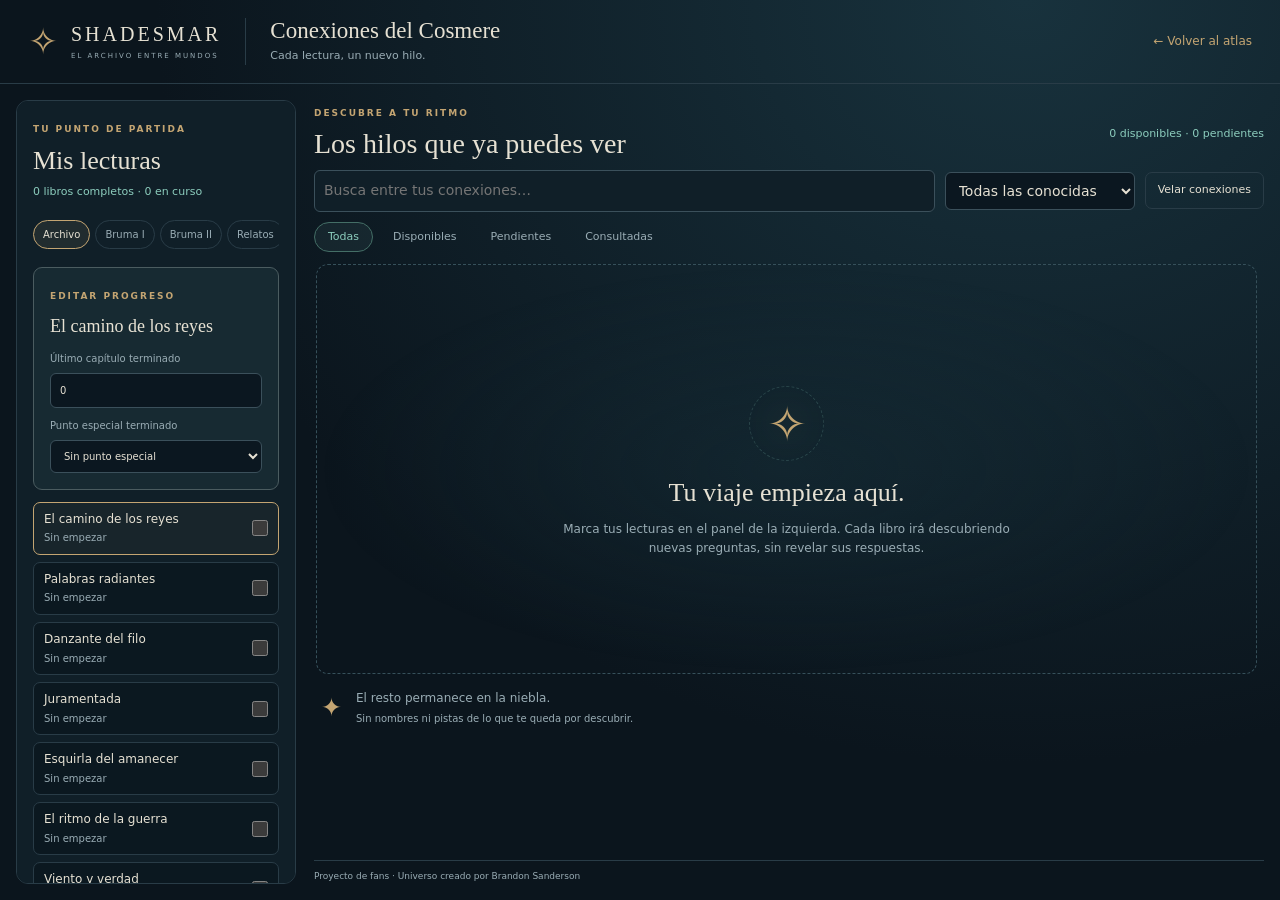
<file: shadesmar/conexiones.html>
<!doctype html><html lang="es"><head><meta charset="utf-8"><meta name="viewport" content="width=device-width,initial-scale=1"><meta name="description" content="Explora las conexiones del Cosmere según tus lecturas, sin adelantar respuestas."><title>Conexiones del Cosmere · Shadesmar</title><link rel="stylesheet" href="cosmere.css"></head><body>
<header id="cosmereHeader"><a class="brand" href="index.html"><span aria-hidden="true">✧</span><div>SHADESMAR<small>EL ARCHIVO ENTRE MUNDOS</small></div></a><div class="header-title"><h1>Conexiones del Cosmere</h1><p>Cada lectura, un nuevo hilo.</p></div><a class="back" href="index.html">← Volver al atlas</a></header>
<main class="workspace" id="cosmereWorkspace"><aside class="reading-panel" aria-labelledby="readingTitle"><div class="reader-heading"><span class="eyebrow">TU PUNTO DE PARTIDA</span><h2 id="readingTitle">Mis lecturas</h2><p id="readingSummary" class="reading-summary" role="status"></p></div><button id="editReading" class="mobile-reading-toggle" aria-expanded="true" aria-controls="readingEditor">Ocultar lecturas</button><div id="readingEditor"><nav id="bookCategories" class="book-categories" aria-label="Sagas de lectura"></nav><div id="bookGroups"></div><p class="help">Indica el <strong>último capítulo terminado</strong>. «Completo» incluye el epílogo. Cada obra se marca por separado.</p></div><p id="saveStatus" class="save-status" role="status">Tus lecturas se guardan en este navegador.</p><details class="method"><summary>Cómo protegemos tu lectura</summary><p>Solo se muestran las preguntas que tus lecturas permiten conocer. Sus respuestas y requisitos pendientes permanecen ocultos hasta que cumples todos los cortes.</p><p>Al retroceder se cierran las respuestas afectadas. El catálogo es una selección documentada; algunos cortes exigen terminar una obra por prudencia y no son el primer instante posible de deducción.</p><p>Las fuentes externas pueden contener spoilers posteriores. El progreso se guarda en este navegador. La protección de lectura es de interfaz: los datos de una web estática pueden inspeccionarse en su código.</p></details></aside>
<section class="discoveries" aria-labelledby="discoverTitle"><div class="section-row"><div><p class="eyebrow">DESCUBRE A TU RITMO</p><h2 id="discoverTitle">Los hilos que ya puedes ver</h2></div><div id="connectionSummary" class="counter" role="status"></div></div><div class="toolbar"><label class="search-label"><span class="sr-only">Buscar entre preguntas conocidas</span><input id="connectionSearch" type="search" placeholder="Busca entre tus conexiones…" autocomplete="off"></label><label class="filter-label"><span class="sr-only">Mostrar conexiones</span><select id="connectionFilter"><option value="all">Todas las conocidas</option><option value="ready">Disponibles para abrir</option><option value="locked">Pendientes</option><option value="opened">Ya consultadas</option></select></label><button id="closeAnswers" title="Volver a ocultar todas las respuestas guardadas">Velar conexiones</button></div><nav class="filter-tabs" aria-label="Filtrar conexiones"><button id="filterAll" aria-pressed="true">Todas</button><button id="filterReady" aria-pressed="false">Disponibles</button><button id="filterLocked" aria-pressed="false">Pendientes</button><button id="filterOpened" aria-pressed="false">Consultadas</button></nav><div class="cards-scroll"><div id="connectionGrid" class="connection-grid"></div><div class="sealed"><span aria-hidden="true">✦</span><p>El resto permanece en la niebla.<small>Sin nombres ni pistas de lo que te queda por descubrir.</small></p></div></div><footer>Proyecto de fans · Universo creado por Brandon Sanderson</footer></section></main>
<div id="answerBackdrop" class="answer-backdrop" hidden></div><section id="answerPanel" class="answer-panel" role="dialog" aria-modal="true" aria-labelledby="answerTitle" hidden><div class="answer-heading"><span class="eyebrow">CONEXIÓN DESCUBIERTA</span><button id="closeAnswer" aria-label="Cerrar conexión">✕</button></div><h2 id="answerTitle"></h2><div id="answerContent"></div></section>
<script src="cosmere-data.js"></script><script src="cosmere-model.js"></script><script src="cosmere.js"></script></body></html>
</file>
<file: style.css>
:root {
  color-scheme: dark;
  --bg: #070b14;
  --bg-soft: rgba(11, 17, 28, 0.78);
  --surface: rgba(18, 28, 44, 0.84);
  --surface-strong: rgba(23, 34, 56, 0.96);
  --surface-border: rgba(255, 255, 255, 0.09);
  --text: #eff3fb;
  --text-muted: rgba(221, 228, 242, 0.72);
  --title: #ffffff;
  --accent: #6fa8ff;
  --accent-soft: rgba(111, 168, 255, 0.16);
  --shadow: 0 24px 80px rgba(0, 0, 0, 0.28);
  --button-text: #04101f;
}

body.light-mode {
  color-scheme: light;
  --bg: #f4f7fc;
  --bg-soft: rgba(255, 255, 255, 0.82);
  --surface: rgba(255, 255, 255, 0.82);
  --surface-strong: rgba(255, 255, 255, 0.95);
  --surface-border: rgba(15, 23, 42, 0.08);
  --text: #1a2437;
  --text-muted: rgba(26, 36, 55, 0.7);
  --title: #0c1527;
  --accent: #2563eb;
  --accent-soft: rgba(37, 99, 235, 0.12);
  --shadow: 0 22px 72px rgba(92, 112, 148, 0.14);
  --button-text: #ffffff;
}

* {
  box-sizing: border-box;
}

html {
  scroll-behavior: smooth;
}

body {
  margin: 0;
  min-height: 100vh;
  background:
    radial-gradient(circle at top left, rgba(111, 168, 255, 0.12), transparent 32%),
    radial-gradient(circle at top right, rgba(90, 183, 171, 0.12), transparent 28%),
    var(--bg);
  color: var(--text);
  font-family: "Instrument Sans", "SF Pro Display", "SF Pro Text", -apple-system, BlinkMacSystemFont, "Segoe UI", sans-serif;
  line-height: 1.5;
  padding: 0 20px;
  transition: background 0.35s ease, color 0.35s ease;
  overflow-x: hidden;
}

body.menu-open {
  overflow: hidden;
}

a {
  color: inherit;
  text-decoration: none;
}

button,
input,
textarea,
select {
  font: inherit;
}

img {
  display: block;
  max-width: 100%;
}

.background-glow {
  position: fixed;
  width: 30rem;
  height: 30rem;
  border-radius: 50%;
  filter: blur(78px);
  opacity: 0.48;
  pointer-events: none;
  z-index: -1;
}

.glow-left {
  top: -10rem;
  left: -8rem;
  background: rgba(111, 168, 255, 0.2);
}

.glow-right {
  top: 6rem;
  right: -12rem;
  background: rgba(81, 205, 177, 0.16);
}

.site-header {
  position: sticky;
  top: 0;
  z-index: 1000;
  padding-top: 18px;
}

.navbar {
  max-width: 1180px;
  margin: 0 auto;
  padding: 12px 18px;
  border: 1px solid var(--surface-border);
  border-radius: 999px;
  background: color-mix(in srgb, var(--bg-soft) 90%, transparent);
  backdrop-filter: blur(22px);
  -webkit-backdrop-filter: blur(22px);
  box-shadow: var(--shadow);
  transition: transform 0.28s ease, background 0.28s ease;
}

.navbar.hide {
  transform: translateY(-130%);
}

.navbar-content {
  display: flex;
  align-items: center;
  justify-content: space-between;
  gap: 20px;
}

.brand {
  display: inline-flex;
  align-items: center;
  gap: 12px;
  min-width: 0;
}

.brand-mark {
  width: 38px;
  height: 38px;
  display: inline-flex;
  align-items: center;
  justify-content: center;
  border-radius: 50%;
  background: linear-gradient(135deg, var(--accent), color-mix(in srgb, var(--accent) 50%, white));
  color: #ffffff;
  font-weight: 700;
  letter-spacing: 0.05em;
  box-shadow: 0 12px 28px rgba(37, 99, 235, 0.24);
}

.brand-name {
  color: var(--title);
  font-size: 0.98rem;
  font-weight: 600;
  letter-spacing: -0.02em;
}

.nav-panel {
  display: flex;
  align-items: center;
  gap: 18px;
}

.nav-links {
  display: flex;
  align-items: center;
  gap: 10px;
  list-style: none;
  margin: 0;
  padding: 0;
}

.nav-links a {
  position: relative;
  display: inline-flex;
  align-items: center;
  justify-content: center;
  min-height: 40px;
  padding: 0 14px;
  border-radius: 999px;
  color: var(--text-muted);
  font-size: 0.95rem;
  font-weight: 500;
  transition: background 0.24s ease, color 0.24s ease;
}

.nav-links a::after {
  content: "";
  position: absolute;
  left: 14px;
  right: 14px;
  bottom: 9px;
  height: 1.5px;
  border-radius: 999px;
  background: var(--accent);
  transform: scaleX(0);
  transition: transform 0.24s ease;
}

.nav-links a:hover,
.nav-links a.active {
  background: rgba(255, 255, 255, 0.04);
  color: var(--title);
}

.nav-links a:hover::after,
.nav-links a.active::after {
  transform: scaleX(1);
}

.theme-toggle {
  border: 0;
  background: transparent;
  padding: 0;
  cursor: pointer;
}

.theme-track {
  width: 58px;
  height: 34px;
  display: inline-flex;
  align-items: center;
  padding: 4px;
  border-radius: 999px;
  border: 1px solid var(--surface-border);
  background: color-mix(in srgb, var(--surface-strong) 78%, transparent);
}

.theme-thumb {
  width: 24px;
  height: 24px;
  border-radius: 50%;
  background: linear-gradient(135deg, #ffffff, #dae4ff);
  box-shadow: 0 8px 20px rgba(15, 23, 42, 0.22);
  transform: translateX(0);
  transition: transform 0.3s ease, background 0.3s ease;
}

body.light-mode .theme-thumb {
  transform: translateX(24px);
  background: linear-gradient(135deg, #2563eb, #7aa7ff);
}

.menu-toggle {
  display: none;
  width: 44px;
  height: 44px;
  border: 1px solid var(--surface-border);
  border-radius: 50%;
  background: color-mix(in srgb, var(--surface-strong) 78%, transparent);
  padding: 0;
  cursor: pointer;
}

.menu-toggle span {
  display: block;
  width: 16px;
  height: 1.5px;
  margin: 0 auto;
  background: var(--title);
  border-radius: 999px;
  transition: transform 0.25s ease;
}

.menu-toggle span + span {
  margin-top: 5px;
}

.menu-toggle.is-open span:first-child {
  transform: translateY(3.25px) rotate(45deg);
}

.menu-toggle.is-open span:last-child {
  transform: translateY(-3.25px) rotate(-45deg);
}

.site-main,
.site-footer {
  max-width: 1180px;
  margin: 0 auto;
}

.site-main {
  padding: 34px 0 24px;
}

.page-view {
  display: none;
}

.page-view.is-active {
  display: block;
  animation: page-in 0.36s ease;
}

@keyframes page-in {
  from {
    opacity: 0;
    transform: translateY(16px);
  }

  to {
    opacity: 1;
    transform: translateY(0);
  }
}

.page-card {
  border: 1px solid var(--surface-border);
  border-radius: 32px;
  background: color-mix(in srgb, var(--surface) 88%, transparent);
  box-shadow: var(--shadow);
  backdrop-filter: blur(22px);
  -webkit-backdrop-filter: blur(22px);
}

.page-heading {
  max-width: 760px;
  margin-bottom: 26px;
}

.page-heading h1,
.home-copy h1 {
  margin: 16px 0;
  color: var(--title);
  font-size: clamp(2.4rem, 5vw, 4.8rem);
  letter-spacing: -0.05em;
  line-height: 0.96;
}

.page-heading p,
.home-copy p,
.shortcut-card p,
.status-card strong,
.commander-toolbar p,
.gallery-card p,
.project-card p,
.player-status {
  margin: 0;
  color: var(--text-muted);
}

.eyebrow,
.card-tag,
.player-label {
  display: inline-flex;
  align-items: center;
  width: fit-content;
  min-height: 30px;
  padding: 0 12px;
  border-radius: 999px;
  background: var(--accent-soft);
  color: var(--accent);
  font-size: 0.8rem;
  font-weight: 600;
  letter-spacing: 0.02em;
}

.home-hero {
  display: grid;
  grid-template-columns: minmax(0, 1.08fr) minmax(320px, 0.92fr);
  align-items: center;
  gap: clamp(28px, 5vw, 72px);
  min-height: calc(100vh - 190px);
  padding: clamp(30px, 4vw, 48px);
}

.home-actions {
  display: flex;
  flex-wrap: wrap;
  gap: 14px;
  margin-top: 30px;
}

.button {
  display: inline-flex;
  align-items: center;
  justify-content: center;
  min-height: 52px;
  padding: 0 22px;
  border-radius: 999px;
  font-weight: 600;
  transition: transform 0.24s ease, box-shadow 0.24s ease, opacity 0.24s ease;
}

.button:hover {
  transform: translateY(-2px);
}

.button-primary {
  background: linear-gradient(135deg, var(--accent), color-mix(in srgb, var(--accent) 58%, white));
  color: var(--button-text);
  box-shadow: 0 18px 34px rgba(37, 99, 235, 0.2);
  border: 0;
}

body.light-mode .button-primary {
  color: #ffffff;
}

.button-secondary {
  border: 1px solid var(--surface-border);
  background: color-mix(in srgb, var(--surface-strong) 76%, transparent);
  color: var(--title);
}

.home-tags {
  display: flex;
  flex-wrap: wrap;
  gap: 10px;
  list-style: none;
  margin: 26px 0 0;
  padding: 0;
}

.home-tags li {
  min-height: 38px;
  display: inline-flex;
  align-items: center;
  padding: 0 14px;
  border: 1px solid var(--surface-border);
  border-radius: 999px;
  background: rgba(255, 255, 255, 0.03);
  color: var(--text-muted);
  font-size: 0.94rem;
}

.home-visual {
  display: grid;
  gap: 18px;
  align-items: center;
  justify-items: center;
}

.avatar-circle {
  position: relative;
  width: min(100%, 380px);
  aspect-ratio: 1 / 1;
  padding: 18px;
  display: flex;
  align-items: center;
  justify-content: center;
  border-radius: 50%;
  background:
    radial-gradient(circle at top, rgba(255, 255, 255, 0.88), rgba(214, 225, 255, 0.32)),
    linear-gradient(180deg, rgba(255, 255, 255, 0.18), rgba(255, 255, 255, 0.03));
  box-shadow:
    inset 0 1px 0 rgba(255, 255, 255, 0.28),
    0 26px 64px rgba(0, 0, 0, 0.2);
  overflow: hidden;
}

.avatar-circle::before {
  content: attr(data-initials);
  position: absolute;
  inset: 0;
  display: grid;
  place-items: center;
  color: rgba(11, 21, 34, 0.72);
  font-size: clamp(3rem, 8vw, 5rem);
  font-weight: 700;
  letter-spacing: -0.05em;
}

.avatar-circle img {
  position: relative;
  z-index: 1;
  width: 100%;
  height: 100%;
  object-fit: contain;
  transform: scale(0.86);
}

.status-card {
  width: min(100%, 320px);
  padding: 20px;
  border: 1px solid var(--surface-border);
  border-radius: 24px;
  background: color-mix(in srgb, var(--surface-strong) 82%, transparent);
}

.status-card strong {
  display: block;
  margin-top: 10px;
  color: var(--title);
  font-size: 1rem;
  line-height: 1.35;
}

.shortcut-grid,
.project-grid,
.gallery-grid {
  display: grid;
  gap: 20px;
  margin-top: 22px;
}

.shortcut-grid,
.project-grid {
  grid-template-columns: repeat(3, minmax(0, 1fr));
}

.gallery-grid {
  grid-template-columns: 1.2fr 1fr 1fr;
}

.shortcut-card,
.gallery-card,
.project-card {
  padding: 24px;
}

.shortcut-card h2,
.gallery-card h2,
.project-card h2,
.commander-toolbar h2,
.player-card h3 {
  margin: 14px 0 10px;
  color: var(--title);
  letter-spacing: -0.03em;
}

.shortcut-card h2,
.gallery-card h2,
.project-card h2 {
  font-size: 1.35rem;
}

.gallery-card {
  min-height: 220px;
  display: flex;
  flex-direction: column;
  justify-content: flex-end;
  background:
    linear-gradient(135deg, rgba(255, 255, 255, 0.08), transparent),
    color-mix(in srgb, var(--surface) 88%, transparent);
}

.gallery-main {
  min-height: 320px;
}

.dnd-heading {
  max-width: 720px;
}

.dnd-grid {
  grid-template-columns: minmax(0, 1.2fr) minmax(280px, 0.8fr);
  align-items: stretch;
}

.dnd-note {
  grid-column: 1 / -1;
}

.dnd-card {
  position: relative;
  overflow: hidden;
  border-color: rgba(226, 180, 103, 0.16);
  background:
    linear-gradient(145deg, rgba(255, 215, 163, 0.08), rgba(255, 255, 255, 0.02) 45%, rgba(84, 52, 24, 0.12)),
    color-mix(in srgb, var(--surface) 90%, transparent);
}

.dnd-card::before {
  content: "";
  position: absolute;
  inset: 14px;
  border: 1px solid rgba(240, 206, 152, 0.08);
  border-radius: 22px;
  pointer-events: none;
}

.dnd-card > * {
  position: relative;
  z-index: 1;
}

.dnd-main {
  justify-content: flex-end;
  min-height: 340px;
  background:
    radial-gradient(circle at top right, rgba(242, 184, 102, 0.16), transparent 34%),
    linear-gradient(145deg, rgba(255, 221, 179, 0.08), rgba(255, 255, 255, 0.03) 48%, rgba(74, 47, 24, 0.16)),
    color-mix(in srgb, var(--surface) 90%, transparent);
}

.dnd-main h2,
.dnd-status h2 {
  font-size: clamp(1.5rem, 2.8vw, 2.25rem);
}

.dnd-main p {
  max-width: 34rem;
}

.dnd-status,
.dnd-note {
  min-height: 0;
}

.dnd-note {
  display: flex;
  align-items: center;
  justify-content: space-between;
  gap: 18px;
  min-height: 120px;
}

.dnd-note .card-tag {
  flex-shrink: 0;
}

.dnd-note p {
  color: var(--title);
  font-size: 1.02rem;
}

.commander-shell {
  padding: 28px;
}

.commander-toolbar {
  display: flex;
  align-items: flex-end;
  justify-content: space-between;
  gap: 18px;
  margin-bottom: 24px;
}

.commander-toolbar h2 {
  font-size: clamp(1.5rem, 2vw, 2rem);
}

.players-grid {
  display: grid;
  grid-template-columns: repeat(2, minmax(0, 1fr));
  gap: 20px;
}

.player-card {
  padding: 24px;
}

.player-header {
  display: flex;
  align-items: flex-start;
  justify-content: space-between;
  gap: 16px;
}

.player-card h3 {
  font-size: 1.18rem;
}

.player-options {
  display: flex;
  flex-wrap: wrap;
  gap: 10px;
  margin-top: 14px;
}

.checkbox-pill {
  display: inline-flex;
  align-items: center;
  gap: 10px;
  min-height: 42px;
  padding: 0 14px;
  border-radius: 999px;
  border: 1px solid var(--surface-border);
  background: rgba(255, 255, 255, 0.04);
  color: var(--text-muted);
  cursor: pointer;
  transition: border-color 0.24s ease, background 0.24s ease, color 0.24s ease;
}

.checkbox-pill input {
  margin: 0;
  accent-color: var(--accent);
}

.checkbox-pill:has(input:checked) {
  background: var(--accent-soft);
  border-color: rgba(111, 168, 255, 0.32);
  color: var(--title);
}

.color-palette {
  display: grid;
  grid-template-columns: repeat(6, minmax(0, 1fr));
  gap: 10px;
  margin-top: 14px;
}

.color-chip {
  position: relative;
  min-height: 48px;
  display: flex;
  align-items: center;
  justify-content: center;
  border-radius: 999px;
  border: 1px solid var(--surface-border);
  background: rgba(255, 255, 255, 0.04);
  cursor: pointer;
}

.color-chip input {
  position: absolute;
  inset: 0;
  opacity: 0;
  cursor: pointer;
}

.color-chip span {
  width: 34px;
  height: 34px;
  display: grid;
  place-items: center;
  border-radius: 50%;
  font-size: 0.82rem;
  font-weight: 700;
  transition: transform 0.24s ease, box-shadow 0.24s ease;
}

.color-chip input:checked + span {
  transform: scale(1.08);
  box-shadow: 0 0 0 2px color-mix(in srgb, var(--accent) 72%, white);
}

.white span {
  background: linear-gradient(135deg, #ffffff, #e5eefc);
  color: #08111d;
}

.blue span {
  background: linear-gradient(135deg, #5aa5ff, #2563eb);
  color: #ffffff;
}

.black span {
  background: linear-gradient(135deg, #202736, #05070d);
  color: #ffffff;
}

.red span {
  background: linear-gradient(135deg, #ff8f7a, #dc2626);
  color: #ffffff;
}

.green span {
  background: linear-gradient(135deg, #6dd6b6, #15803d);
  color: #ffffff;
}

.colorless span {
  background: linear-gradient(135deg, #d1d8e7, #8e99aa);
  color: #09111d;
}

.card-container {
  width: min(100%, 270px);
  aspect-ratio: 5 / 7;
  margin: 18px auto 0;
  perspective: 1000px;
}

.card-flip {
  position: relative;
  width: 100%;
  height: 100%;
  transform-style: preserve-3d;
  transition: transform 0.82s cubic-bezier(0.22, 1, 0.36, 1);
}

.card-container.flipped .card-flip {
  transform: rotateY(180deg);
}

.card-container.unflipped .card-flip {
  transform: rotateY(0deg);
}

.card-back,
.card-front {
  position: absolute;
  inset: 0;
  border-radius: 22px;
  overflow: hidden;
  backface-visibility: hidden;
}

.card-front {
  transform: rotateY(180deg);
  background: #09101d;
}

.card-front img,
.card-back img {
  width: 100%;
  height: 100%;
  object-fit: cover;
}

.card-hover-preview {
  position: fixed;
  top: 0;
  left: 0;
  width: min(400px, 42vw);
  aspect-ratio: 5 / 7;
  border-radius: 22px;
  overflow: hidden;
  border: 1px solid rgba(255, 255, 255, 0.12);
  background: #09101d;
  box-shadow: 0 32px 80px rgba(0, 0, 0, 0.42);
  pointer-events: none;
  opacity: 0;
  transform: scale(0.96);
  transition: opacity 0.18s ease, transform 0.18s ease;
  z-index: 1200;
}

.card-hover-preview.is-visible {
  opacity: 1;
  transform: scale(1);
}

.card-hover-preview img {
  width: 100%;
  height: 100%;
  object-fit: cover;
}

.card-container.loading .card-back {
  animation: card-pulse 1s ease-in-out infinite;
}

@keyframes card-pulse {
  0%,
  100% {
    box-shadow: 0 0 0 rgba(111, 168, 255, 0);
  }

  50% {
    box-shadow: 0 0 26px rgba(111, 168, 255, 0.18);
  }
}

.card-back.back-fallback {
  display: flex;
  align-items: center;
  justify-content: center;
  background:
    radial-gradient(circle at top, rgba(255, 205, 135, 0.18), transparent 48%),
    linear-gradient(180deg, #291509 0%, #120a05 100%);
  border: 1px solid rgba(255, 224, 180, 0.12);
}

.card-back.back-fallback::before {
  content: "Magic";
  color: rgba(255, 228, 186, 0.92);
  font-size: 1.35rem;
  font-weight: 700;
  letter-spacing: 0.04em;
}

.player-status {
  min-height: 3em;
  margin-top: 14px;
  text-align: center;
  font-size: 0.95rem;
}

.randomize-button[disabled] {
  opacity: 0.74;
  cursor: progress;
  transform: none;
}

body[data-page="commander"] .site-main {
  padding-top: 18px;
  padding-bottom: 8px;
}

body[data-page="commander"] .site-footer {
  display: none;
}

body[data-page="commander"] .page-heading {
  display: none;
}

body[data-page="commander"] .commander-shell {
  padding: 18px;
  border-radius: 28px;
}

body[data-page="commander"] .commander-toolbar {
  justify-content: center;
  gap: 10px;
  margin-bottom: 10px;
}

body[data-page="commander"] .commander-toolbar > div {
  display: none;
}

body[data-page="commander"] .players-grid {
  gap: 14px;
}

body[data-page="commander"] .player-card {
  padding: 16px;
  border-radius: 22px;
}

body[data-page="commander"] .player-label,
body[data-page="commander"] .card-tag,
body[data-page="commander"] .eyebrow {
  min-height: 26px;
  padding: 0 10px;
  font-size: 0.72rem;
}

body[data-page="commander"] .player-header > div {
  display: none;
}

body[data-page="commander"] .player-options {
  display: flex;
  align-items: center;
  justify-content: center;
  gap: 8px;
  margin-top: 4px;
  flex-wrap: nowrap;
}

body[data-page="commander"] .player-stage {
  display: grid;
  grid-template-columns: 76px 210px 76px;
  align-items: center;
  justify-content: center;
  column-gap: 12px;
  width: 100%;
  margin-top: 12px;
}

body[data-page="commander"] .stage-left .color-palette {
  grid-column: 1;
  justify-self: center;
}

body[data-page="commander"] .stage-left .card-container {
  grid-column: 2;
}

body[data-page="commander"] .stage-right .card-container {
  grid-column: 2;
}

body[data-page="commander"] .stage-right .color-palette {
  grid-column: 3;
  justify-self: center;
}

body[data-page="commander"] .checkbox-pill {
  min-height: 34px;
  padding: 0 12px;
  gap: 6px;
  font-size: 0.8rem;
  border-radius: 999px;
  white-space: nowrap;
}

body[data-page="commander"] .color-palette {
  width: 76px;
  grid-template-columns: repeat(2, 28px);
  gap: 8px;
  margin-top: 0;
  justify-content: center;
}

body[data-page="commander"] .color-chip {
  min-height: 28px;
  width: 28px;
  border-radius: 999px;
}

body[data-page="commander"] .color-chip span {
  width: 24px;
  height: 24px;
  font-size: 0.66rem;
}

body[data-page="commander"] .card-container {
  width: 210px;
  height: 294px;
  margin-top: 0;
}

body[data-page="commander"] .player-status {
  display: block;
  min-height: 1.6em;
  margin-top: 10px;
  font-size: 0.82rem;
  line-height: 1.2;
  color: var(--title);
  text-align: center;
}

body[data-page="commander"] .randomize-button {
  min-height: 40px;
  padding: 0 18px;
  font-size: 0.9rem;
  border-radius: 999px;
}

.site-footer {
  padding: 0 0 42px;
  text-align: center;
  color: var(--text-muted);
}

.site-footer p {
  margin: 0;
}

.footer-note {
  margin-top: 8px;
  font-size: 0.95rem;
}

@media (hover: hover) and (pointer: fine) {
  .shortcut-card:hover,
  .gallery-card:hover,
  .project-card:hover {
    transform: translateY(-4px);
    border-color: rgba(111, 168, 255, 0.22);
  }

  .shortcut-card,
  .gallery-card,
  .project-card {
    transition: transform 0.28s ease, border-color 0.28s ease;
  }
}

@media (max-width: 980px) {
  body {
    padding: 0 16px;
  }

  .navbar {
    padding: 12px 14px;
    border-radius: 28px;
  }

  .menu-toggle {
    display: inline-grid;
    place-items: center;
    order: 3;
  }

  .nav-panel {
    position: relative;
    margin-left: auto;
    gap: 12px;
  }

  .nav-links {
    position: absolute;
    top: calc(100% + 14px);
    right: 0;
    width: min(320px, calc(100vw - 32px));
    padding: 12px;
    flex-direction: column;
    align-items: stretch;
    gap: 4px;
    border-radius: 24px;
    border: 1px solid var(--surface-border);
    background: color-mix(in srgb, var(--surface-strong) 92%, transparent);
    box-shadow: var(--shadow);
    backdrop-filter: blur(22px);
    -webkit-backdrop-filter: blur(22px);
    opacity: 0;
    pointer-events: none;
    transform: translateY(-8px);
    transition: opacity 0.28s ease, transform 0.28s ease;
  }

  .nav-links.is-open {
    opacity: 1;
    pointer-events: auto;
    transform: translateY(0);
  }

  .nav-links a {
    justify-content: flex-start;
    padding: 12px 14px;
  }

  .home-hero,
  .shortcut-grid,
  .players-grid,
  .gallery-grid,
  .project-grid {
    grid-template-columns: 1fr;
  }

  .home-hero {
    min-height: auto;
  }

  .dnd-note {
    flex-direction: column;
    align-items: flex-start;
    justify-content: flex-end;
  }

  .commander-toolbar {
    flex-direction: column;
    align-items: stretch;
  }

  .randomize-button {
    width: 100%;
  }

  body[data-page="commander"] .site-footer {
    display: block;
  }
}

@media (max-width: 640px) {
  .site-header {
    padding-top: 14px;
  }

  .brand-name {
    display: none;
  }

  .site-main {
    padding-top: 26px;
  }

  .page-card,
  .shortcut-card,
  .gallery-card,
  .project-card,
  .player-card,
  .commander-shell {
    border-radius: 26px;
  }

  .home-hero,
  .shortcut-card,
  .gallery-card,
  .project-card,
  .commander-shell,
  .player-card {
    padding: 22px;
  }

  .page-heading h1,
  .home-copy h1 {
    font-size: clamp(2.15rem, 11vw, 3.5rem);
  }

  .home-actions {
    gap: 10px;
  }

  .button {
    width: 100%;
  }

  .dnd-note {
    min-height: 0;
  }

  .player-header {
    flex-direction: column;
    align-items: stretch;
  }

  .color-palette {
    grid-template-columns: repeat(3, minmax(0, 1fr));
  }

  .card-container {
    width: min(100%, 240px);
  }

  body[data-page="commander"] .commander-shell,
  body[data-page="commander"] .player-card {
    padding: 14px;
  }

  body[data-page="commander"] .card-container {
    width: 196px;
    height: 274px;
  }

  body[data-page="commander"] .player-stage {
    grid-template-columns: 68px 196px 68px;
    column-gap: 10px;
    margin-top: 10px;
  }

  body[data-page="commander"] .player-options {
    flex-wrap: wrap;
  }

  .card-hover-preview {
    display: none;
  }
}

@media (prefers-reduced-motion: reduce) {
  html {
    scroll-behavior: auto;
  }

  *,
  *::before,
  *::after {
    animation-duration: 0.01ms !important;
    animation-iteration-count: 1 !important;
    transition-duration: 0.01ms !important;
    scroll-behavior: auto !important;
  }
}
</file>
<file: shadesmar/cosmere.css>
:root{color-scheme:dark;--bg:#0b151d;--panel:#111f29;--line:#293c47;--text:#e6e1d3;--muted:#9aadb5;--gold:#c4a572;--mint:#8ccdbd}*{box-sizing:border-box}body{margin:0;background:radial-gradient(ellipse at 80% 0,#18323d,transparent 60%),var(--bg);color:var(--text);font:14px/1.55 system-ui}a{color:var(--gold);text-decoration:none}button,input,select{font:inherit}button,select{cursor:pointer}button{border:1px solid var(--line);border-radius:7px;background:transparent;color:var(--text);padding:8px 12px;line-height:1.35}button:hover{border-color:var(--gold);background:#c4a57209}button:disabled{cursor:default;opacity:.6}:focus-visible{outline:2px solid var(--mint);outline-offset:3px}header{height:84px;display:flex;align-items:center;justify-content:space-between;gap:24px;padding:0 28px;border-bottom:1px solid var(--line)}.brand{display:flex;align-items:center;gap:10px;color:var(--text);font:20px Georgia;letter-spacing:3px;flex-shrink:0}.brand>span{font:36px Georgia;color:var(--gold)}.brand small{display:block;color:var(--muted);font:7px system-ui;letter-spacing:2px;margin-top:6px}.header-title{flex:1;border-left:1px solid var(--line);padding-left:24px}.header-title h1{font:23px Georgia;margin:0}.header-title p{color:var(--muted);font-size:11px;margin:3px 0 0}.back{font-size:12px;white-space:nowrap}.workspace{height:calc(100dvh - 84px);min-height:540px;padding:20px 24px;display:grid;grid-template-columns:320px minmax(0,1fr);gap:26px}.reading-panel{min-width:0;overflow:auto;background:#101f28;border:1px solid var(--line);border-radius:12px;padding:20px;scrollbar-width:thin;scrollbar-color:#435b66 transparent}.reader-heading h2{font:26px Georgia;margin:7px 0}.eyebrow{font-size:9px;letter-spacing:2px;color:var(--gold);font-weight:600}.reading-summary{font-size:11px;color:var(--mint);margin:0 0 20px}.book-categories{display:flex;gap:5px;overflow-x:auto;scrollbar-width:thin;padding-bottom:10px;margin:0 0 8px}.book-categories button{white-space:nowrap;font-size:10px;padding:7px 9px;border-radius:20px;color:var(--muted)}.book-categories button[aria-pressed=true]{background:#c4a57219;border-color:var(--gold);color:var(--text)}.book-list{display:grid;gap:7px}.book-row{display:flex;align-items:center;gap:10px;border:1px solid var(--line);border-radius:7px;background:#0b1820;padding:9px 10px;min-width:0;transition:border-color .15s}.book-row.selected{border-color:var(--gold);background:#c4a5720b}.book-row.has-progress .book-state{color:var(--mint)}.book-pick{border:0;background:transparent!important;text-align:left;padding:0;flex:1;min-width:0}.book-pick strong{font-size:12px;line-height:1.3;display:block;font-weight:500}.book-state{display:block;font-size:10px;color:var(--muted);margin-top:4px}.complete{flex-shrink:0;display:flex;cursor:pointer}input[type=checkbox]{accent-color:var(--mint);width:16px;height:16px;margin:0}.book-editor{margin:18px 0 12px;padding:16px;border:1px solid #4b5c60;border-radius:9px;background:#172a32}.book-editor h3{font:18px/1.35 Georgia;margin:8px 0 13px}.book-controls{display:flex;gap:10px;flex-wrap:wrap}.book-controls label{display:flex;flex-direction:column;gap:6px;font-size:10px;color:var(--muted);min-width:0;flex:1}.book-controls input{width:100%;min-width:60px}.book-controls label:has(select){flex-basis:100%}.book-controls select{width:100%}input:not([type=checkbox]),select{color:var(--text);border:1px solid #3b505b;background:#0b1720;padding:9px;border-radius:6px;min-width:0}input:disabled,select:disabled{opacity:.45}.help{font-size:10px;color:var(--muted);line-height:1.7;margin:15px 0}.save-status{font-size:10px;color:var(--muted);border-top:1px solid var(--line);padding-top:13px}.method{font-size:11px;color:var(--muted);margin-top:15px}.method summary{cursor:pointer;color:var(--text)}.discoveries{min-width:0;min-height:0;display:flex;flex-direction:column}.section-row{display:flex;align-items:center;justify-content:space-between;gap:20px;padding:7px 0 16px}.section-row h2{font:28px Georgia;margin:7px 0 0}.section-row p{margin:0}.counter{font-size:11px;color:var(--mint);white-space:nowrap}.toolbar{display:flex;gap:10px;align-items:center}.search-label{flex:1;min-width:0}.search-label input{width:100%;background:#101f28}.filter-label select{max-width:190px}.toolbar>button{font-size:11px;padding:10px 12px}.filter-tabs{display:flex;flex-wrap:wrap;gap:6px;margin:16px 0}.filter-tabs button{border-color:transparent;color:var(--muted);font-size:11px;border-radius:20px;padding:7px 13px}.filter-tabs button[aria-pressed=true]{border-color:#446e66;color:var(--mint);background:#8ccdbd12}.cards-scroll{overflow:auto;min-height:0;flex:1;scrollbar-width:thin;scrollbar-color:#435b66 transparent;padding:2px 7px 12px 2px}.connection-grid{display:grid;grid-template-columns:repeat(auto-fill,minmax(min(100%,245px),1fr));gap:14px;align-items:stretch}.connection-card{border:1px solid var(--line);border-radius:11px;border-top:2px solid #4b636e;background:linear-gradient(145deg,#15262f,#101d26);padding:19px;display:flex;flex-direction:column;align-items:start;min-width:0;min-height:200px;animation:arrive .22s ease both}.connection-card.ready{border-top-color:var(--mint)}.connection-card.consulted{background:linear-gradient(145deg,#172d31,#101d26)}.card-state{color:var(--muted);font-size:8px;letter-spacing:1.5px;text-transform:uppercase;margin-bottom:13px}.ready .card-state{color:var(--mint)}.connection-card h3{font:21px/1.35 Georgia;margin:0 0 12px}.card-help{font-size:11px;color:var(--muted);margin:0 0 16px}.connection-card>button{margin-top:auto;text-align:left;width:100%;border-color:#416960;color:var(--mint);font-size:11px}.connection-card.locked>button{border-color:var(--line);color:var(--muted)}.empty{grid-column:1/-1;min-height:230px;display:flex;flex-direction:column;justify-content:center;align-items:center;text-align:center;border:1px dashed #36505a;background:radial-gradient(ellipse,#19343e55,transparent 70%);padding:35px;border-radius:12px}.empty .empty-icon{font:48px Georgia;color:var(--gold)}.empty h3{font:26px Georgia;margin:12px 0}.empty p{font-size:12px;max-width:450px;color:var(--muted);margin:0}.sealed{display:flex;gap:14px;align-items:center;padding:15px 5px;color:var(--muted)}.sealed>span{font:25px Georgia;color:var(--gold)}.sealed p{font-size:12px;margin:0}.sealed small{display:block;font-size:10px;margin-top:3px}footer{font-size:9px;color:var(--muted);border-top:1px solid var(--line);padding-top:9px}.mobile-reading-toggle{display:none}.answer-backdrop{position:fixed;inset:0;background:#03090dbb;z-index:20;backdrop-filter:blur(3px)}.answer-panel{position:fixed;z-index:21;inset:18px 18px 18px auto;width:min(560px,calc(100vw - 36px));overflow:auto;padding:30px;background:linear-gradient(145deg,#1a3039,#0d1c25);border:1px solid #587d7a;border-radius:16px;box-shadow:-25px 0 100px #0008;animation:drawer .2s ease}.answer-heading{display:flex;align-items:center;justify-content:space-between;gap:20px}.answer-panel>h2{font:32px/1.25 Georgia;margin:25px 0}.answer p{font-size:14px;line-height:1.85}.kind{display:inline-block;font-size:10px;border:1px solid #527e75;border-radius:20px;padding:5px 10px;color:var(--mint)}.answer details{font-size:12px;color:var(--muted);border-top:1px solid var(--line);margin-top:25px;padding-top:16px}.answer summary{cursor:pointer}.answer a{overflow-wrap:anywhere}.answer li{margin:12px 0}.answer-panel:focus{outline:none}.sr-only{position:absolute;width:1px;height:1px;padding:0;margin:-1px;overflow:hidden;clip:rect(0,0,0,0);white-space:nowrap;border:0}[hidden]{display:none!important}@keyframes arrive{from{opacity:0;transform:translateY(5px)}to{opacity:1;transform:translateY(0)}}@keyframes drawer{from{opacity:0;transform:translateX(20px)}to{opacity:1;transform:translateX(0)}}@media(min-width:1500px){.workspace{grid-template-columns:350px minmax(0,1fr);gap:32px;padding:24px 32px}.connection-grid{grid-template-columns:repeat(auto-fill,minmax(270px,1fr))}}@media(max-width:1050px){.workspace{grid-template-columns:285px minmax(0,1fr);gap:18px;padding:16px}.reading-panel{padding:16px}.section-row{align-items:start;flex-direction:column;gap:8px}.section-row h2{font-size:25px}.filter-label{display:none}.brand{font-size:17px}.header-title h1{font-size:20px}}@media(max-width:720px){header{height:68px;padding:0 16px;gap:15px}.header-title{border:0;padding:0}.header-title h1{font-size:18px}.header-title p,.brand small,.back{display:none}.brand{font-size:0;gap:0}.brand>span{font-size:32px}.workspace{height:auto;min-height:calc(100dvh - 68px);display:flex;flex-direction:column;padding:14px;gap:20px}.reading-panel{overflow:visible;padding:16px;display:flex;flex-wrap:wrap;justify-content:space-between;align-items:center}.reader-heading h2{font-size:23px;margin:5px 0}.reading-summary{margin-bottom:0}.mobile-reading-toggle{display:block;font-size:11px}.reading-panel #readingEditor,.save-status,.method{width:100%;flex-basis:100%}#readingEditor{margin-top:16px}.book-list{grid-template-columns:repeat(2,minmax(0,1fr))}.book-row{padding:8px;gap:7px}.book-pick strong{font-size:11px}.book-editor{margin-top:12px}.book-controls{flex-wrap:nowrap}.book-controls label:has(select){flex-basis:auto}.discoveries{min-height:350px}.section-row{flex-direction:row;align-items:center}.section-row h2{font-size:24px;max-width:230px}.counter{white-space:normal;text-align:right;font-size:10px;max-width:120px}.toolbar>button{padding:10px 8px}.cards-scroll{overflow:visible;flex:auto;padding:0}.connection-grid{grid-template-columns:repeat(2,minmax(0,1fr));gap:10px}.connection-card{padding:15px;min-height:200px}.connection-card h3{font-size:18px}.card-state{font-size:7px;letter-spacing:1px}.card-help{font-size:10px}.connection-card>button{font-size:10px;padding:8px}.sealed{margin-top:10px}.answer-panel{inset:10px 10px 10px auto;width:calc(100vw - 20px);padding:24px}.answer-panel>h2{font-size:28px}}@media(max-width:380px){.connection-grid,.book-list{grid-template-columns:1fr}.section-row{align-items:start}.section-row h2{font-size:22px}.toolbar{flex-wrap:wrap}.toolbar .search-label{flex-basis:100%}}@media(prefers-reduced-motion:reduce){*,*::before,*::after{animation:none!important;transition:none!important}}

.book-editor{margin-top:4px}

/* Veils contain procedural decoration, never a hidden or blurred answer. */
.connection-card{position:relative;isolation:isolate;display:block;padding:0;aspect-ratio:1;min-height:285px;overflow:hidden;border-radius:16px;background:radial-gradient(ellipse at 50% 70%,#213c46,#0f1e28 70%);transition:transform .25s ease,border-color .25s ease,box-shadow .25s ease}
.connection-card.ready{border-top:1px solid #638b82;box-shadow:inset 0 0 35px #82d1c407}
.connection-card.ready:hover{transform:translateY(-4px);border-color:#98c5b2;box-shadow:0 14px 28px #0004,inset 0 0 40px #82d1c410}
.connection-card>.reveal-surface{position:relative;display:flex;flex-direction:column;align-items:stretch;justify-content:flex-start;width:100%;height:100%;margin:0;padding:23px;text-align:left;border:0;border-radius:inherit;background:transparent;color:var(--text);overflow:hidden}
.connection-card>.reveal-surface:hover{background:transparent;border:0}
.connection-card>.reveal-surface:disabled{opacity:1;cursor:default;color:var(--text);pointer-events:none}
.reveal-surface:focus-visible{outline:2px solid var(--mint);outline-offset:-5px}
.reveal-surface .card-state{font-size:8px;letter-spacing:1.6px;line-height:1.4;margin-bottom:16px}
.reveal-surface h3{position:relative;z-index:3;font:22px/1.3 Georgia;margin:0;max-width:100%;text-wrap:balance}
.reveal-mask{position:relative;display:grid;place-items:center;min-height:85px;flex:1;margin:10px -23px 0;overflow:hidden;pointer-events:none}
.reveal-mask:before{content:"";position:absolute;inset:-30%;background:radial-gradient(ellipse at 28% 40%,#9cd4bc33,transparent 45%),radial-gradient(ellipse at 70% 65%,#7496c02b,transparent 50%);filter:blur(15px);animation:veil-drift 11s ease-in-out infinite alternate}
.reveal-sigil{position:relative;z-index:2;display:grid;place-items:center;width:60px;height:60px;border:1px solid #97c3af66;border-radius:50%;color:#d7c296;font:37px Georgia;text-shadow:0 0 20px #e3c89b55;box-shadow:0 0 25px #8ccdbd15,inset 0 0 20px #8ccdbd0e;transition:transform .5s ease,box-shadow .5s ease}
.reveal-sigil:before{content:"";position:absolute;inset:-9px;border:1px dashed #83b9b948;border-radius:50%;animation:veil-orbit 34s linear infinite}
.ready .reveal-sigil:after{content:"";position:absolute;inset:-15px;border:1px solid transparent;border-top-color:#d4bd7560;border-bottom-color:#81b4b650;border-radius:50%;animation:veil-orbit 18s linear infinite reverse}
.ready .reveal-surface:hover .reveal-sigil{transform:scale(1.08) rotate(10deg);box-shadow:0 0 45px #8ccdbd3b,inset 0 0 20px #8ccdbd17}
.cipher-bars{position:absolute;inset:15% 15%;display:flex;flex-direction:column;justify-content:space-around;align-items:center;opacity:.32;filter:blur(4px);transform:rotate(-8deg)}
.cipher-bars i{display:block;width:80%;height:5px;border-radius:4px;background:linear-gradient(90deg,transparent,#bbd3c7aa,transparent)}
.cipher-bars i:nth-child(2){width:62%}.cipher-bars i:nth-child(3){width:92%}.cipher-bars i:nth-child(4){width:48%}.cipher-bars i:nth-child(5){width:73%}
.reveal-noise{position:absolute;inset:-30%;z-index:1;opacity:.065;mix-blend-mode:screen;background-image:url("data:image/svg+xml,%3Csvg xmlns='http://www.w3.org/2000/svg' width='160' height='160'%3E%3Cfilter id='n'%3E%3CfeTurbulence type='fractalNoise' baseFrequency='.72' numOctaves='3' stitchTiles='stitch'/%3E%3C/filter%3E%3Crect width='100%25' height='100%25' filter='url(%23n)' opacity='.8'/%3E%3C/svg%3E");animation:veil-static .7s steps(4,end) infinite}
.reveal-scan{position:absolute;inset:0;background:repeating-linear-gradient(0deg,transparent 0 4px,#b3d3cd08 4px 5px);opacity:.5;pointer-events:none}
.reveal-hint{position:relative;z-index:3;display:block;color:#b4c8c6;text-align:center;font-size:10px;letter-spacing:.3px;line-height:1.5;padding-top:12px;margin-top:auto}
.ready .reveal-hint:before{content:"";display:block;margin:0 auto 10px;width:26px;height:1px;background:#d7bd7a88;transition:width .4s}
.ready .reveal-surface:hover .reveal-hint:before{width:70px}
.locked .reveal-mask{opacity:.45;filter:saturate(.25)}.locked .reveal-mask *,.locked .reveal-mask:before{animation:none!important}.locked .reveal-hint{color:var(--muted);font-size:9px}.locked .reveal-sigil{border-style:dashed}
.connection-card.is-revealed{border-color:#8ccdbd99;background:radial-gradient(ellipse at 60% 0,#24413e,#12252c 70%);box-shadow:0 0 30px #8ccdbd0c}
.reveal-answer{display:flex;flex-direction:column;height:100%;min-height:0;padding:23px;animation:veil-lift .65s cubic-bezier(.16,1,.3,1) both;outline:none}
.reveal-answer .card-state{color:var(--mint);margin-bottom:13px}
.reveal-answer h3{font:19px/1.25 Georgia;margin:0 0 12px}
.reveal-answer .inline-answer{margin:0 0 12px;overflow:auto;overscroll-behavior:auto;min-height:0;flex:1;line-height:1.75;font-size:13px;scrollbar-width:thin;scrollbar-color:#577a70 transparent;padding-right:4px}
.reveal-actions{display:flex;align-items:center;justify-content:space-between;gap:8px;padding-top:10px;border-top:1px solid #8ccdbd27;flex-shrink:0}
.reveal-actions button{font-size:9px;padding:7px 8px;color:#b9d4ca;border-color:#577a7066}.reveal-actions button:last-child{border-color:transparent;color:var(--muted)}
.empty-icon{position:relative;display:grid;place-items:center;width:85px;height:85px;text-shadow:0 0 35px #c4a57244;animation:echo-breathe 5s ease-in-out infinite}
.empty-icon:after{content:"";position:absolute;inset:5px;border:1px dashed #8ccdbd33;border-radius:50%;animation:veil-orbit 40s linear infinite}
@keyframes veil-drift{from{transform:translate(-5%,-3%) rotate(-8deg)}to{transform:translate(7%,8%) rotate(8deg)}}
@keyframes veil-orbit{to{transform:rotate(360deg)}}
@keyframes veil-static{0%,100%{transform:translate(0,0)}25%{transform:translate(4%,-6%)}50%{transform:translate(-5%,4%)}75%{transform:translate(6%,2%)}}
@keyframes veil-lift{0%{opacity:.2;filter:blur(12px);transform:scale(.96)}65%{filter:blur(0)}100%{opacity:1;filter:blur(0);transform:scale(1)}}
@keyframes echo-breathe{0%,100%{opacity:.65}50%{opacity:1}}
@media(max-width:720px){.connection-grid{grid-auto-flow:column;grid-auto-columns:min(80vw,310px);grid-template-columns:none;overflow-x:auto;scroll-snap-type:x mandatory;overscroll-behavior-x:contain;padding:5px 2px 18px;gap:14px}.connection-grid:has(.empty){display:block}.connection-card{min-height:0;aspect-ratio:1;scroll-snap-align:start}.connection-card>.reveal-surface,.reveal-answer{padding:22px}.reveal-surface h3{font-size:21px}.reveal-answer h3{font-size:19px}.reveal-answer .inline-answer{font-size:13px}.reveal-mask{margin-left:-22px;margin-right:-22px}.reveal-surface .card-state{font-size:8px}.reveal-hint{font-size:10px}}
/* Equal tracks keep revealed answers from stretching the other tiles. */
@media(min-width:721px){.workspace{grid-template-columns:280px minmax(0,1fr);gap:18px;padding:16px}.reading-panel{padding:16px}.connection-grid{grid-template-columns:repeat(auto-fit,minmax(min(100%,320px),1fr));grid-auto-rows:clamp(380px,32vw,440px);gap:16px}.connection-card{aspect-ratio:auto;min-height:0;height:100%}.section-row{padding-bottom:10px}.filter-tabs{margin:10px 0}.connection-card>.reveal-surface,.reveal-answer{padding:26px}.reveal-answer h3{font-size:22px}.reveal-answer .inline-answer{font-size:14px;line-height:1.65}.reveal-actions button{font-size:11px}.reveal-surface h3{font-size:25px}}
@media(min-width:1800px){.workspace{grid-template-columns:300px minmax(0,1fr);gap:22px;padding:20px}.connection-grid{grid-template-columns:repeat(auto-fit,minmax(350px,1fr))}}
@media(max-width:720px){.connection-grid{grid-auto-columns:min(88vw,380px);grid-auto-rows:420px}.connection-card{aspect-ratio:auto;height:100%}.reveal-answer .inline-answer{font-size:14px}}
@media(prefers-reduced-motion:reduce){.connection-card,.reveal-mask:before,.reveal-mask *,.reveal-answer,.empty-icon,.empty-icon:after{animation:none!important;transition:none!important}.ready .reveal-surface:hover .reveal-sigil,.connection-card.ready:hover{transform:none}}
</file>
